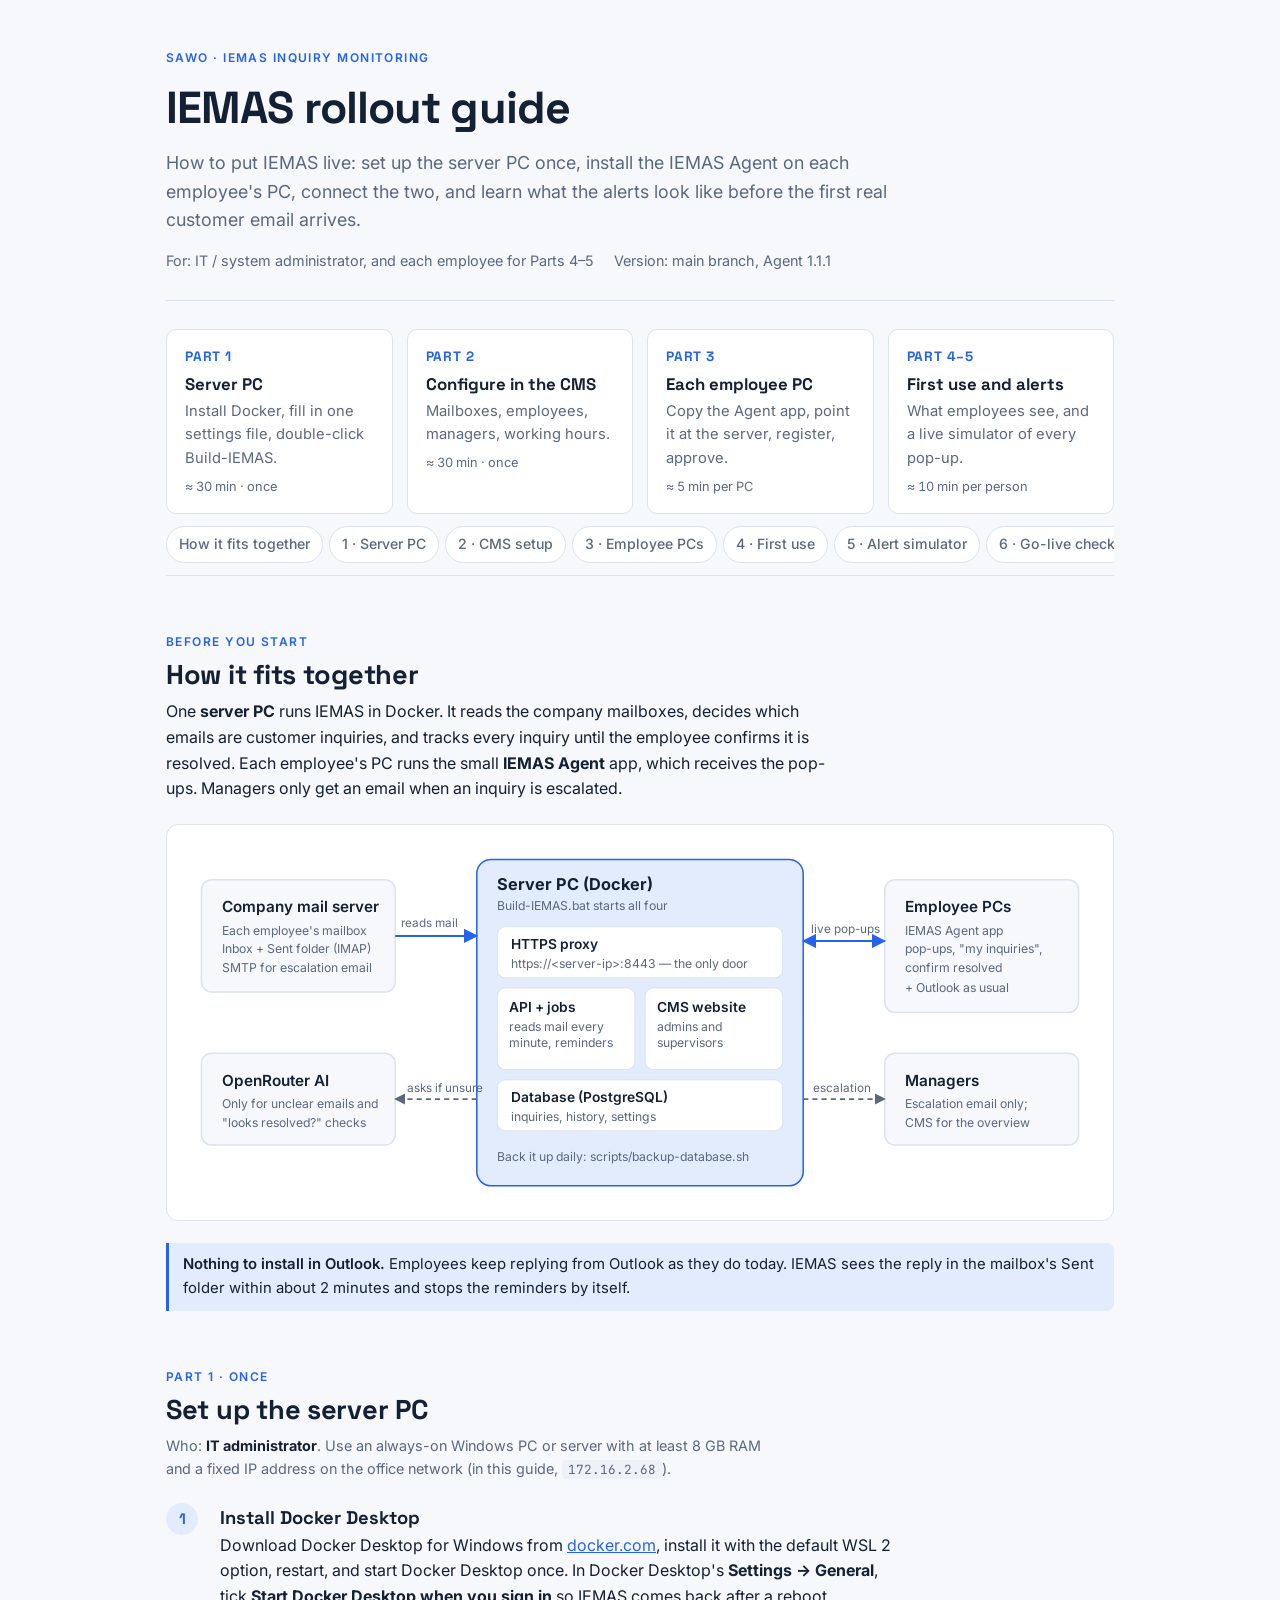
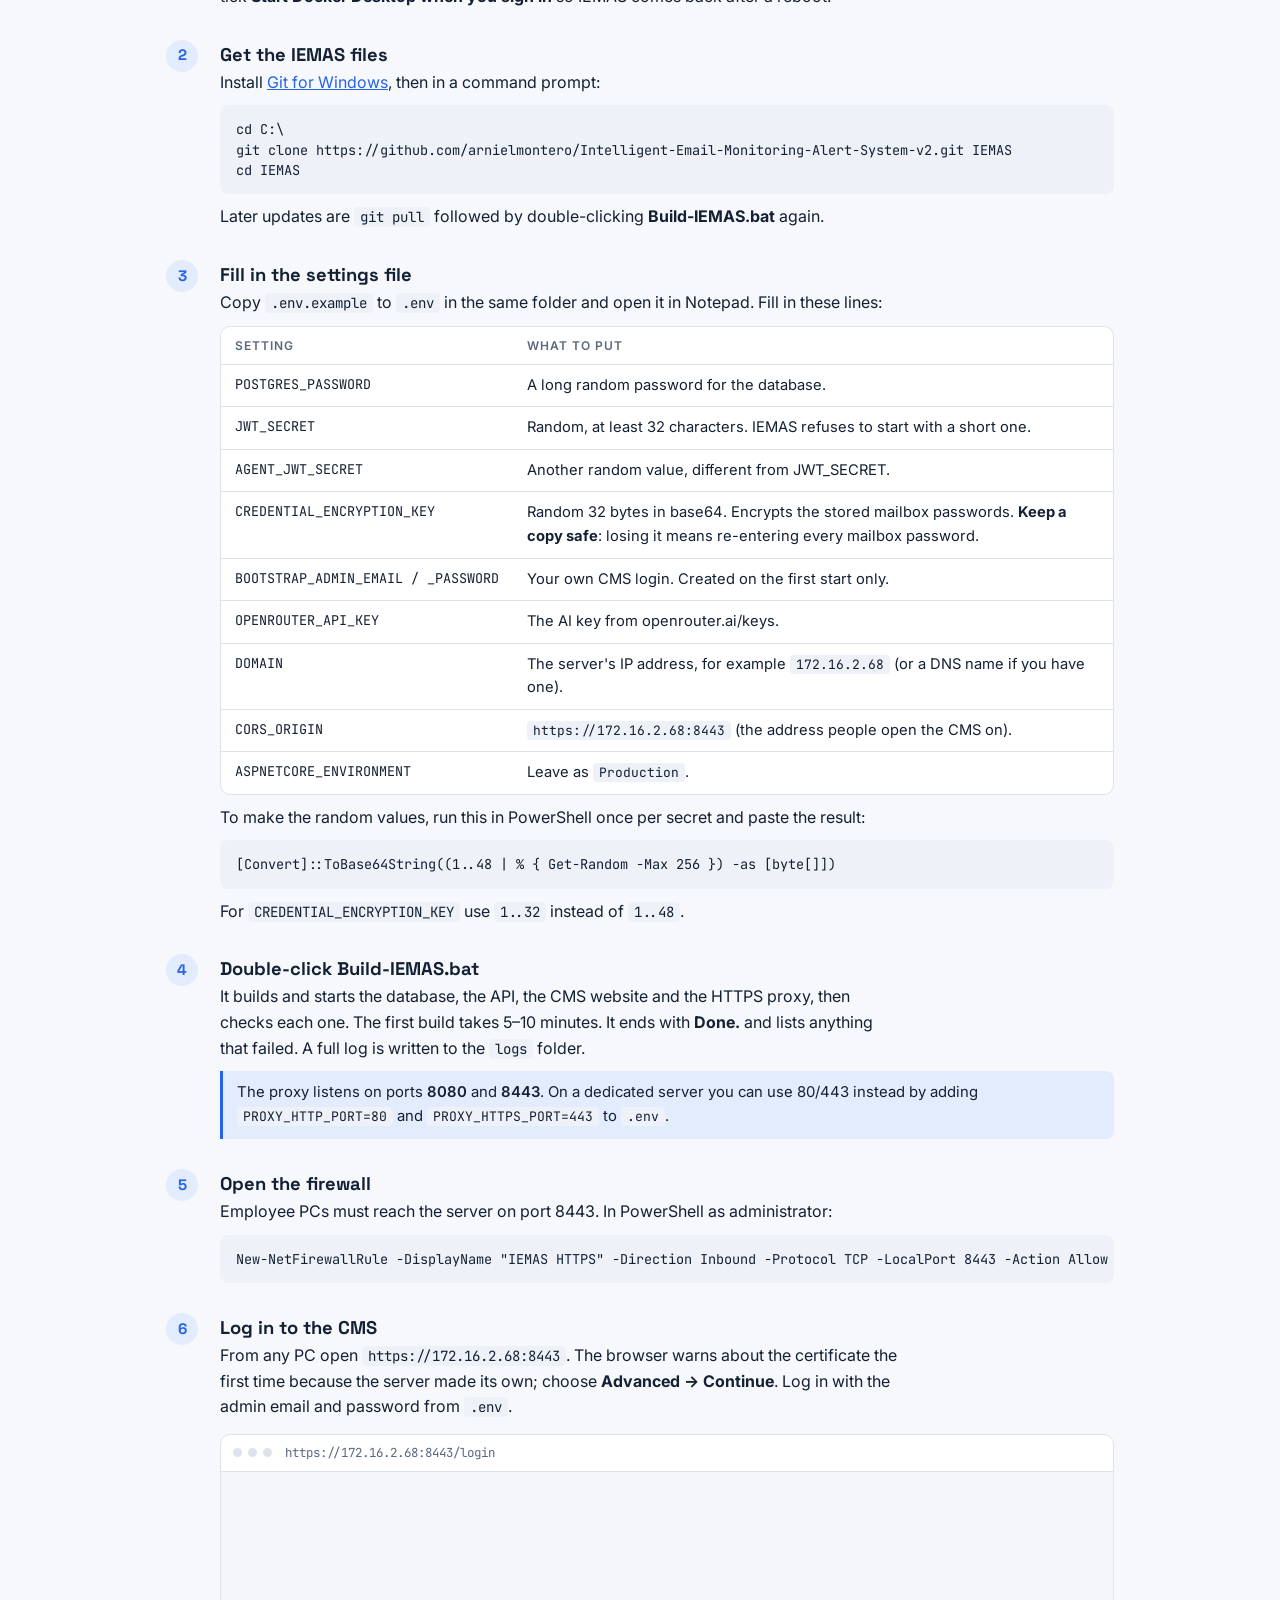
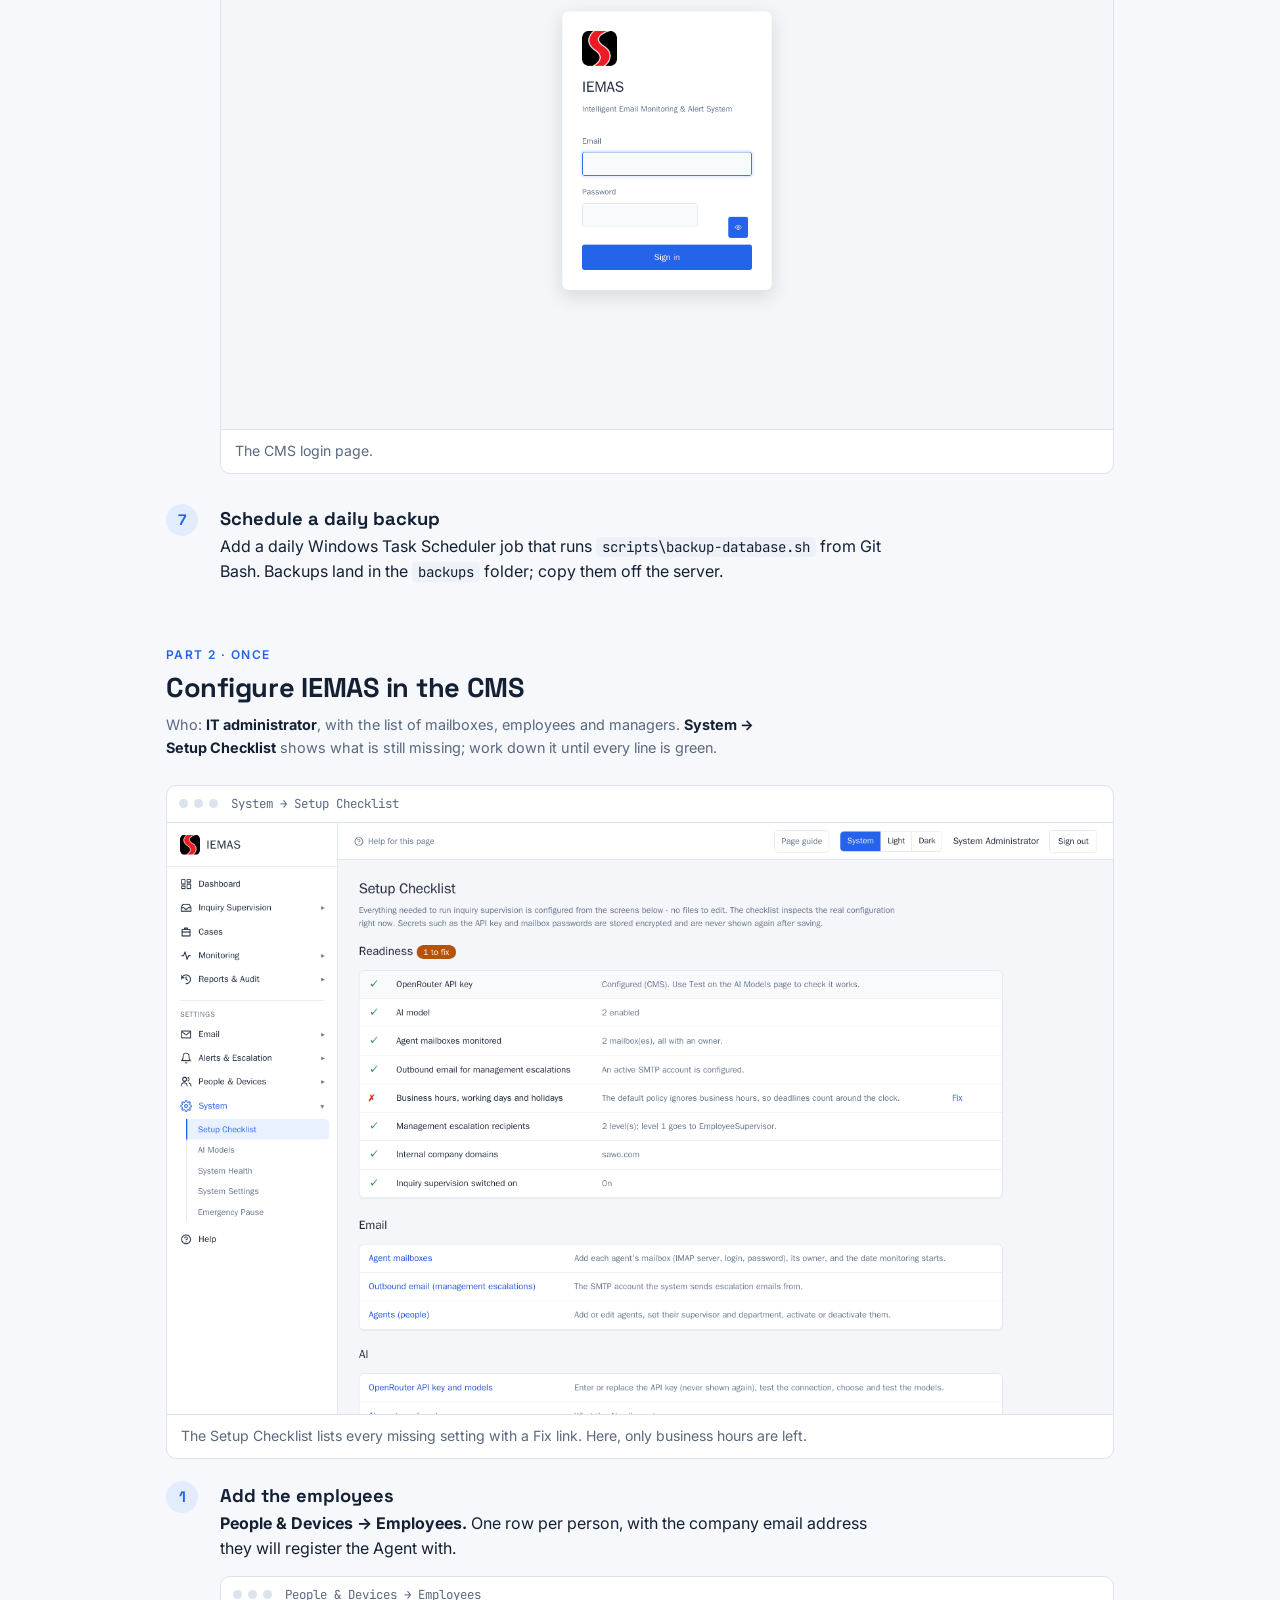
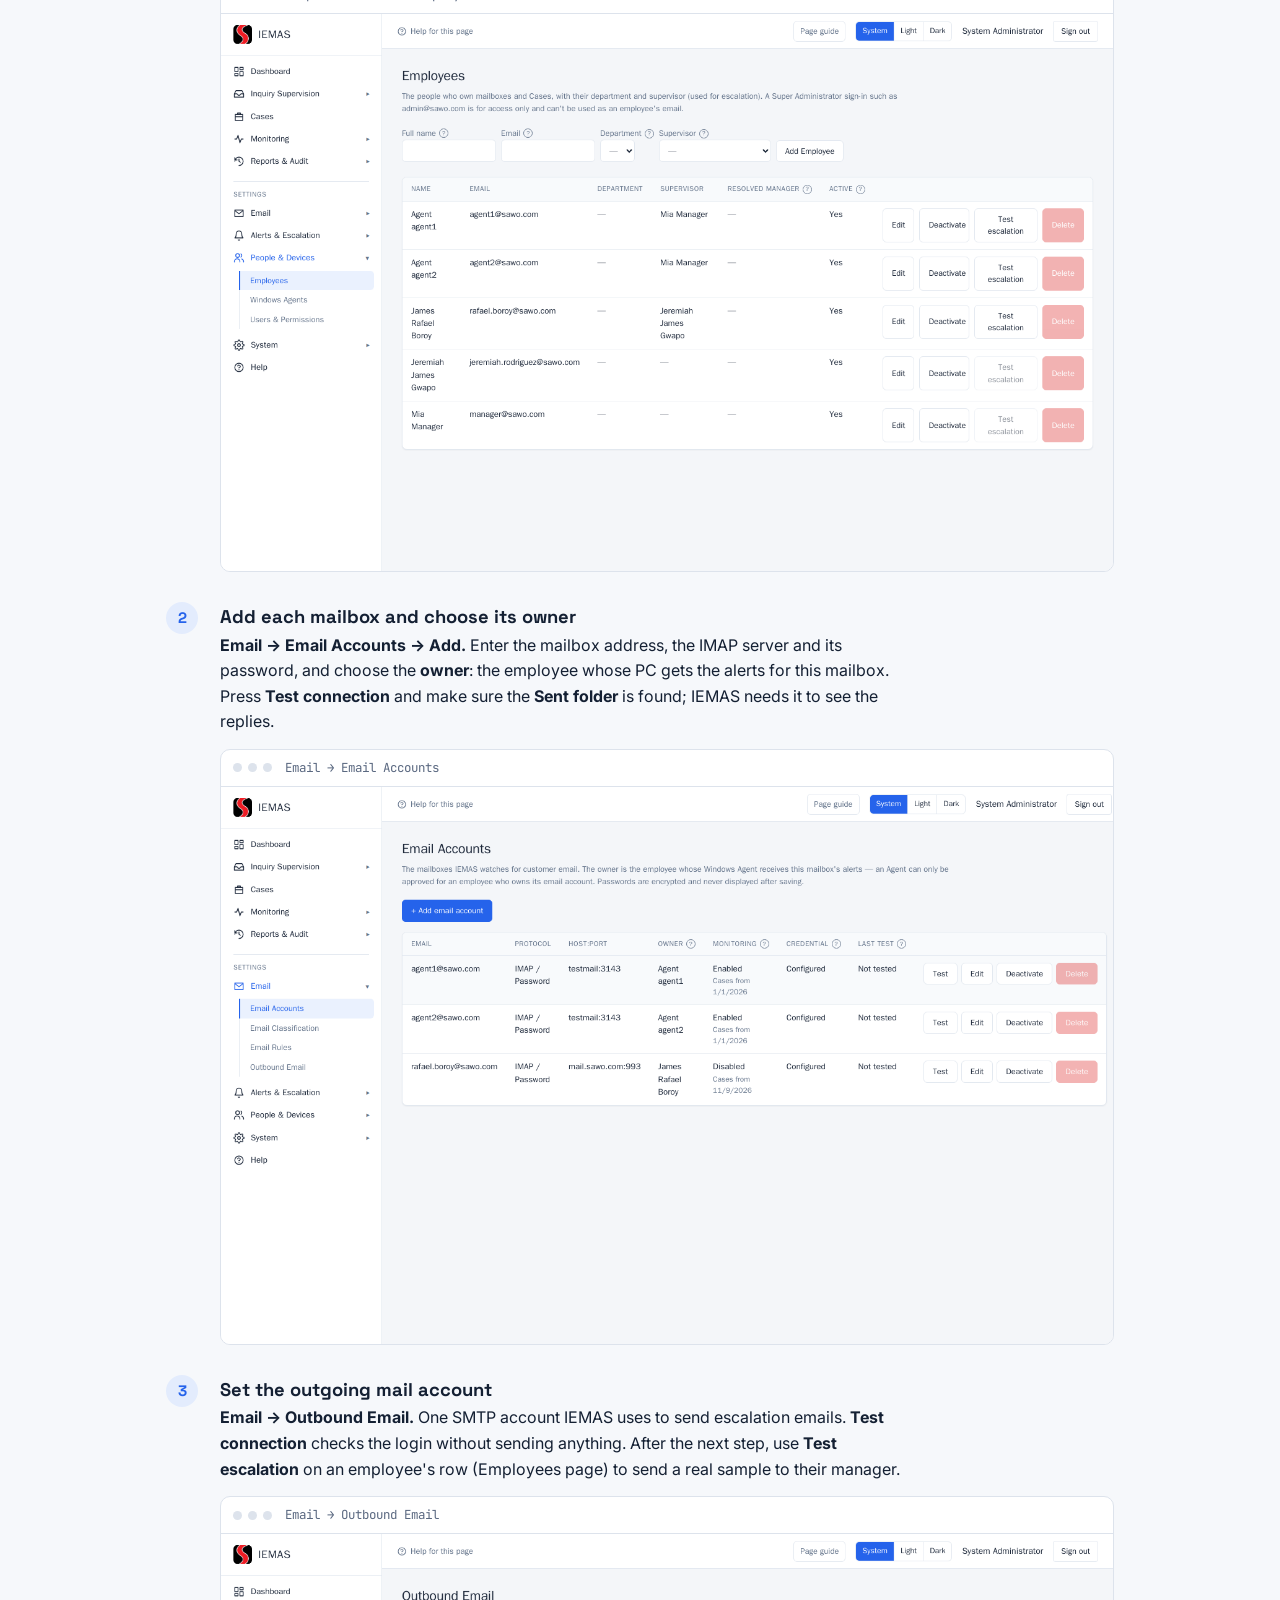
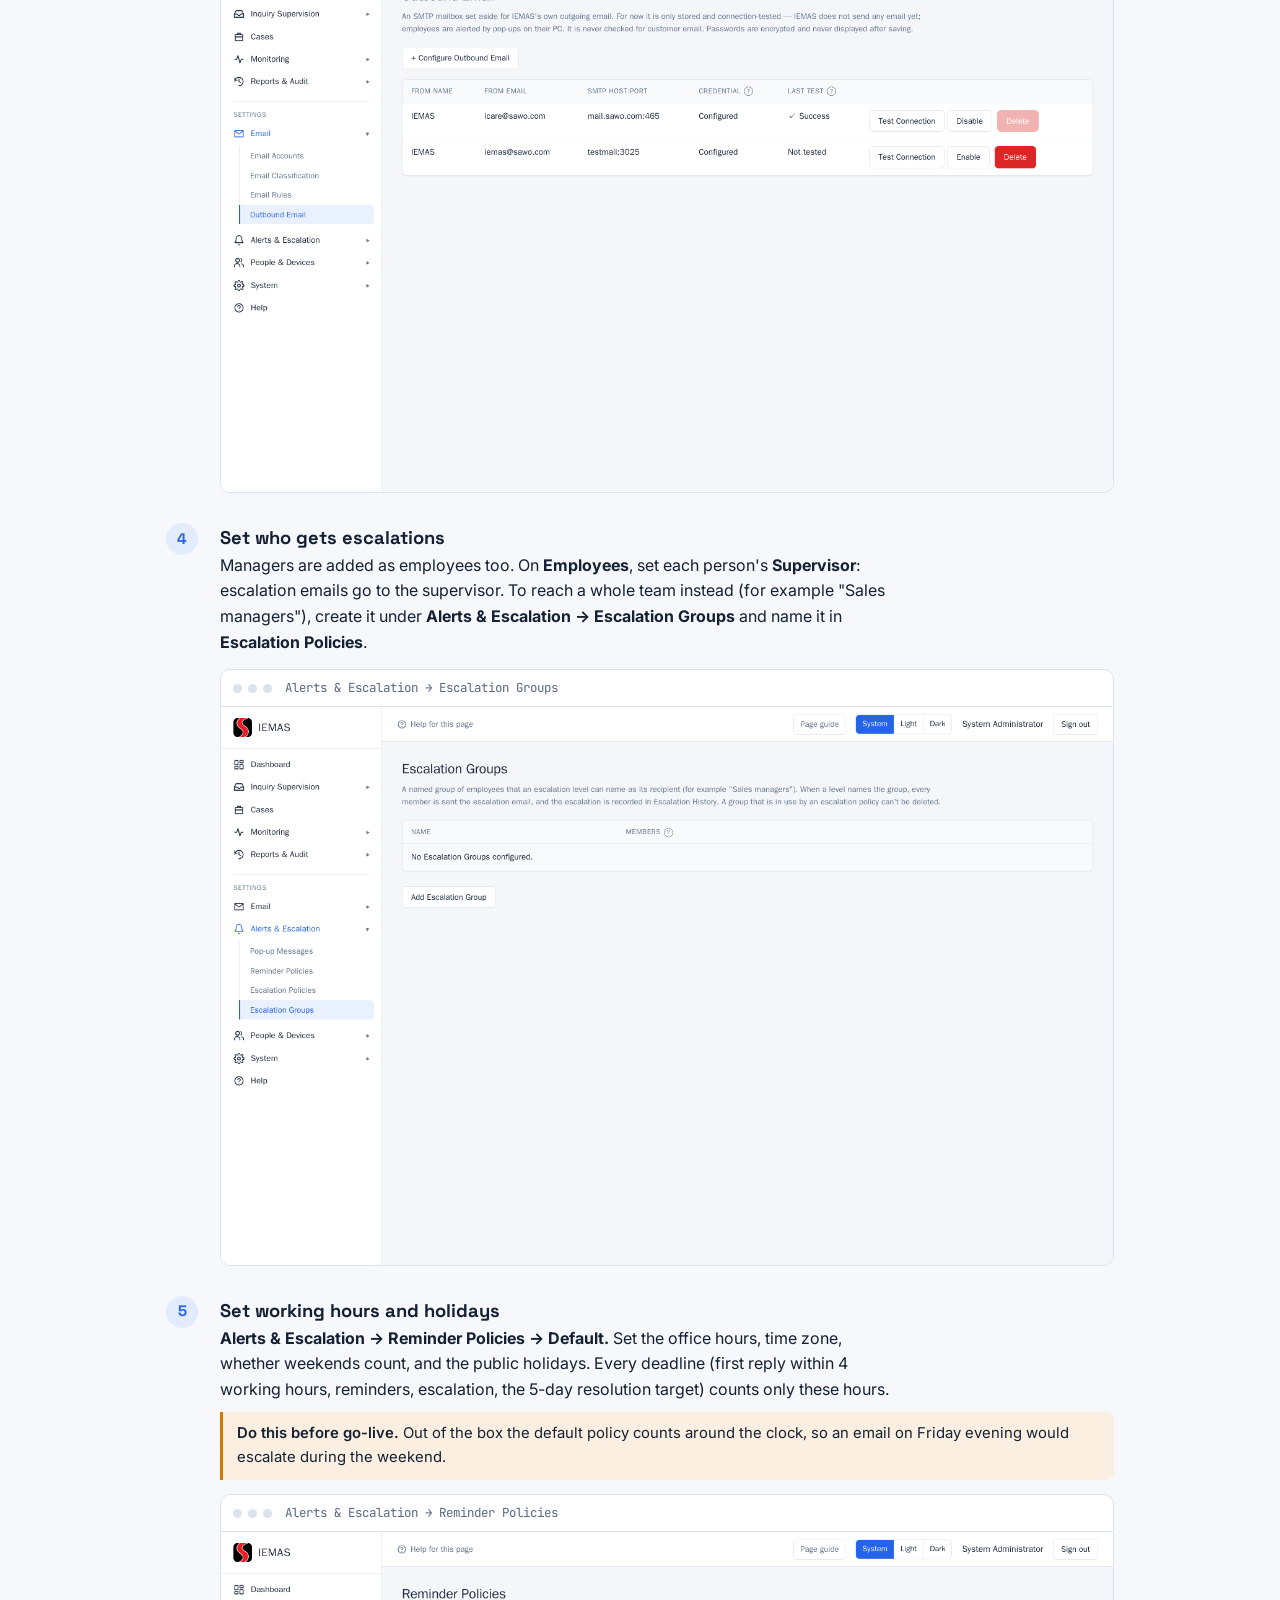
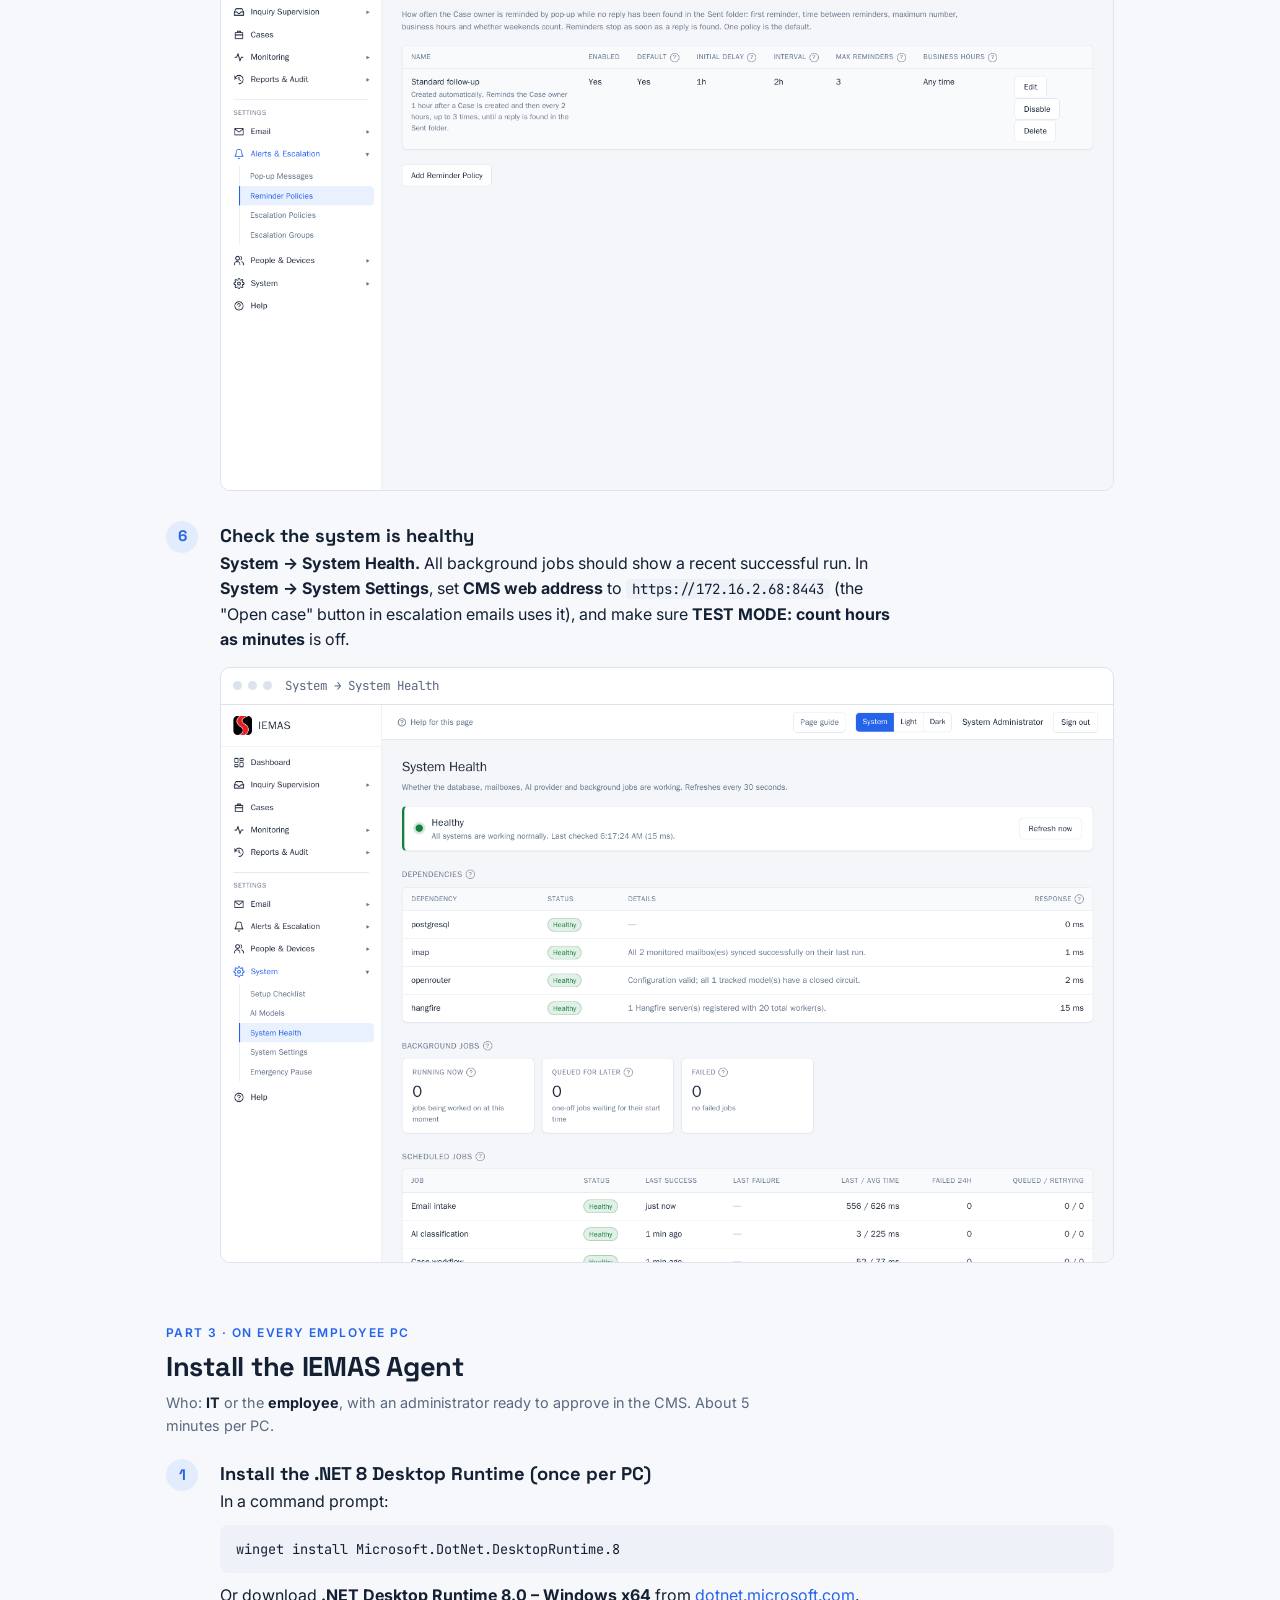
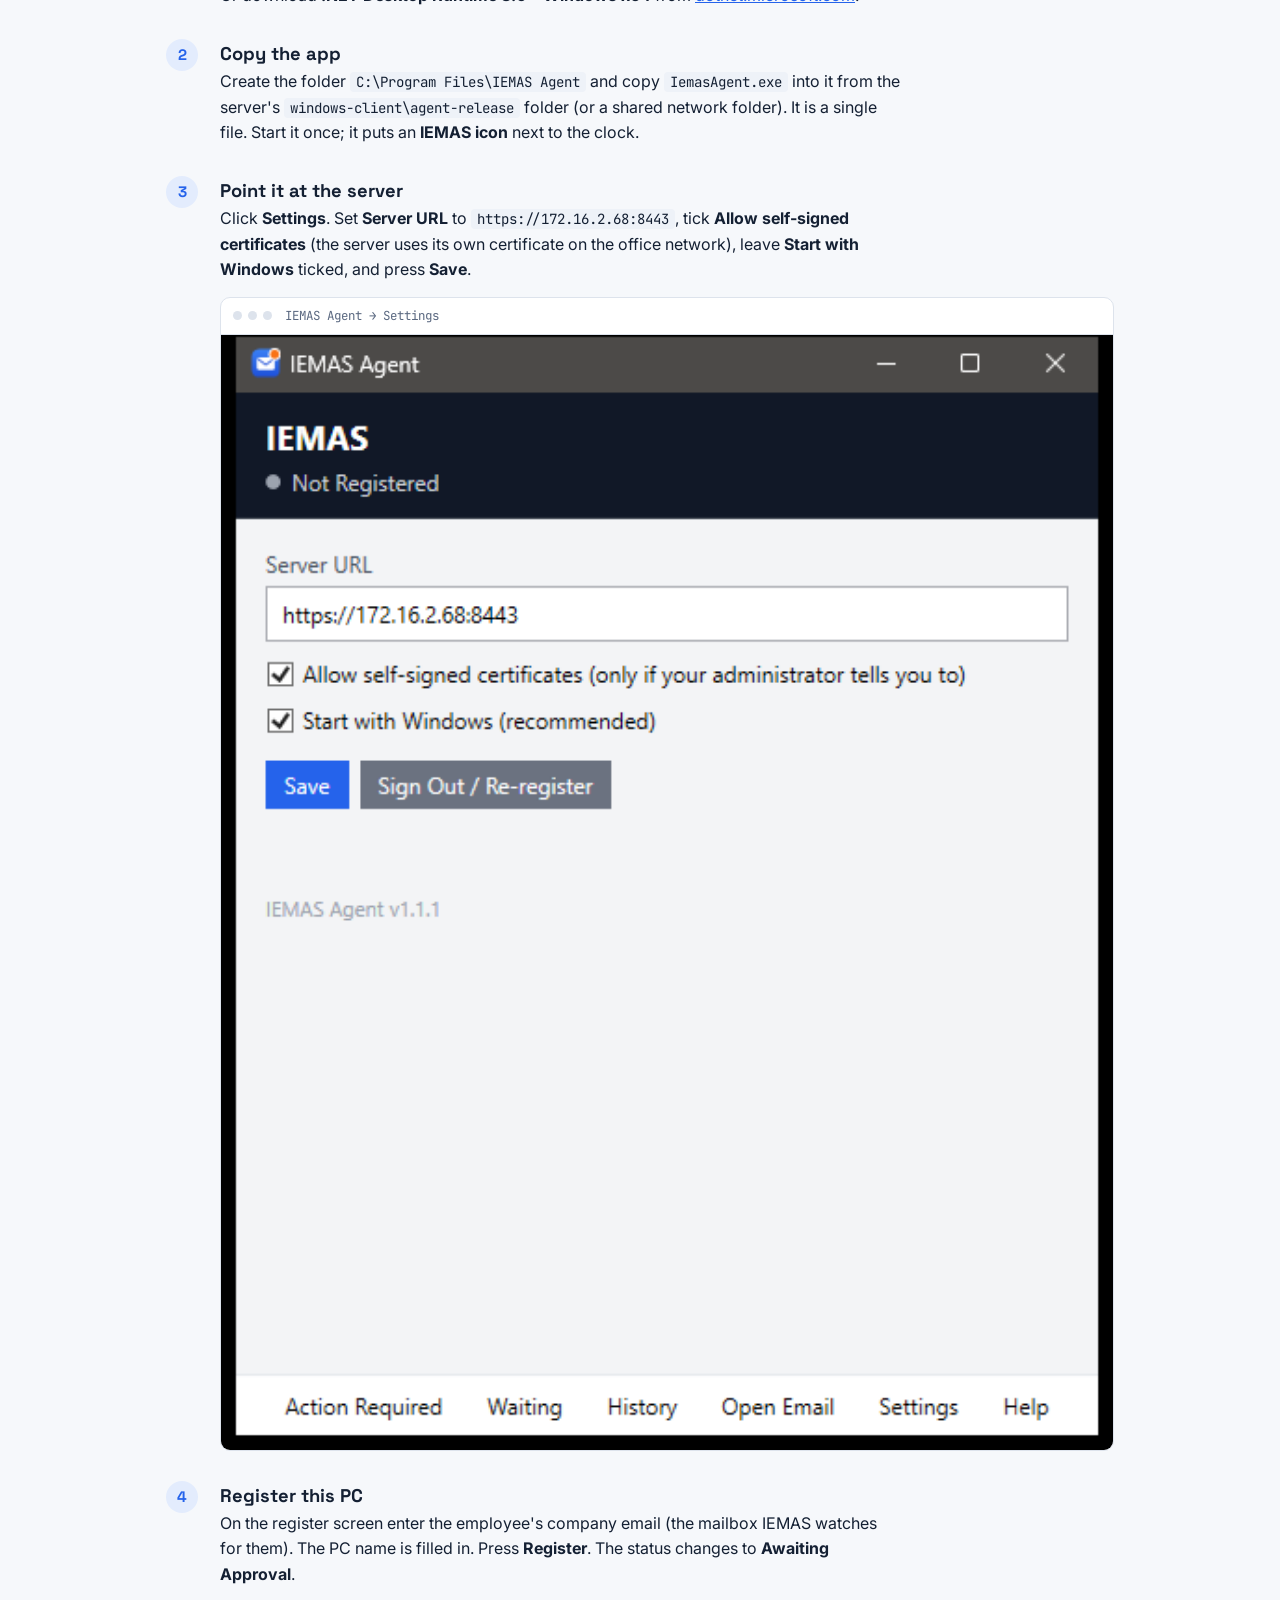
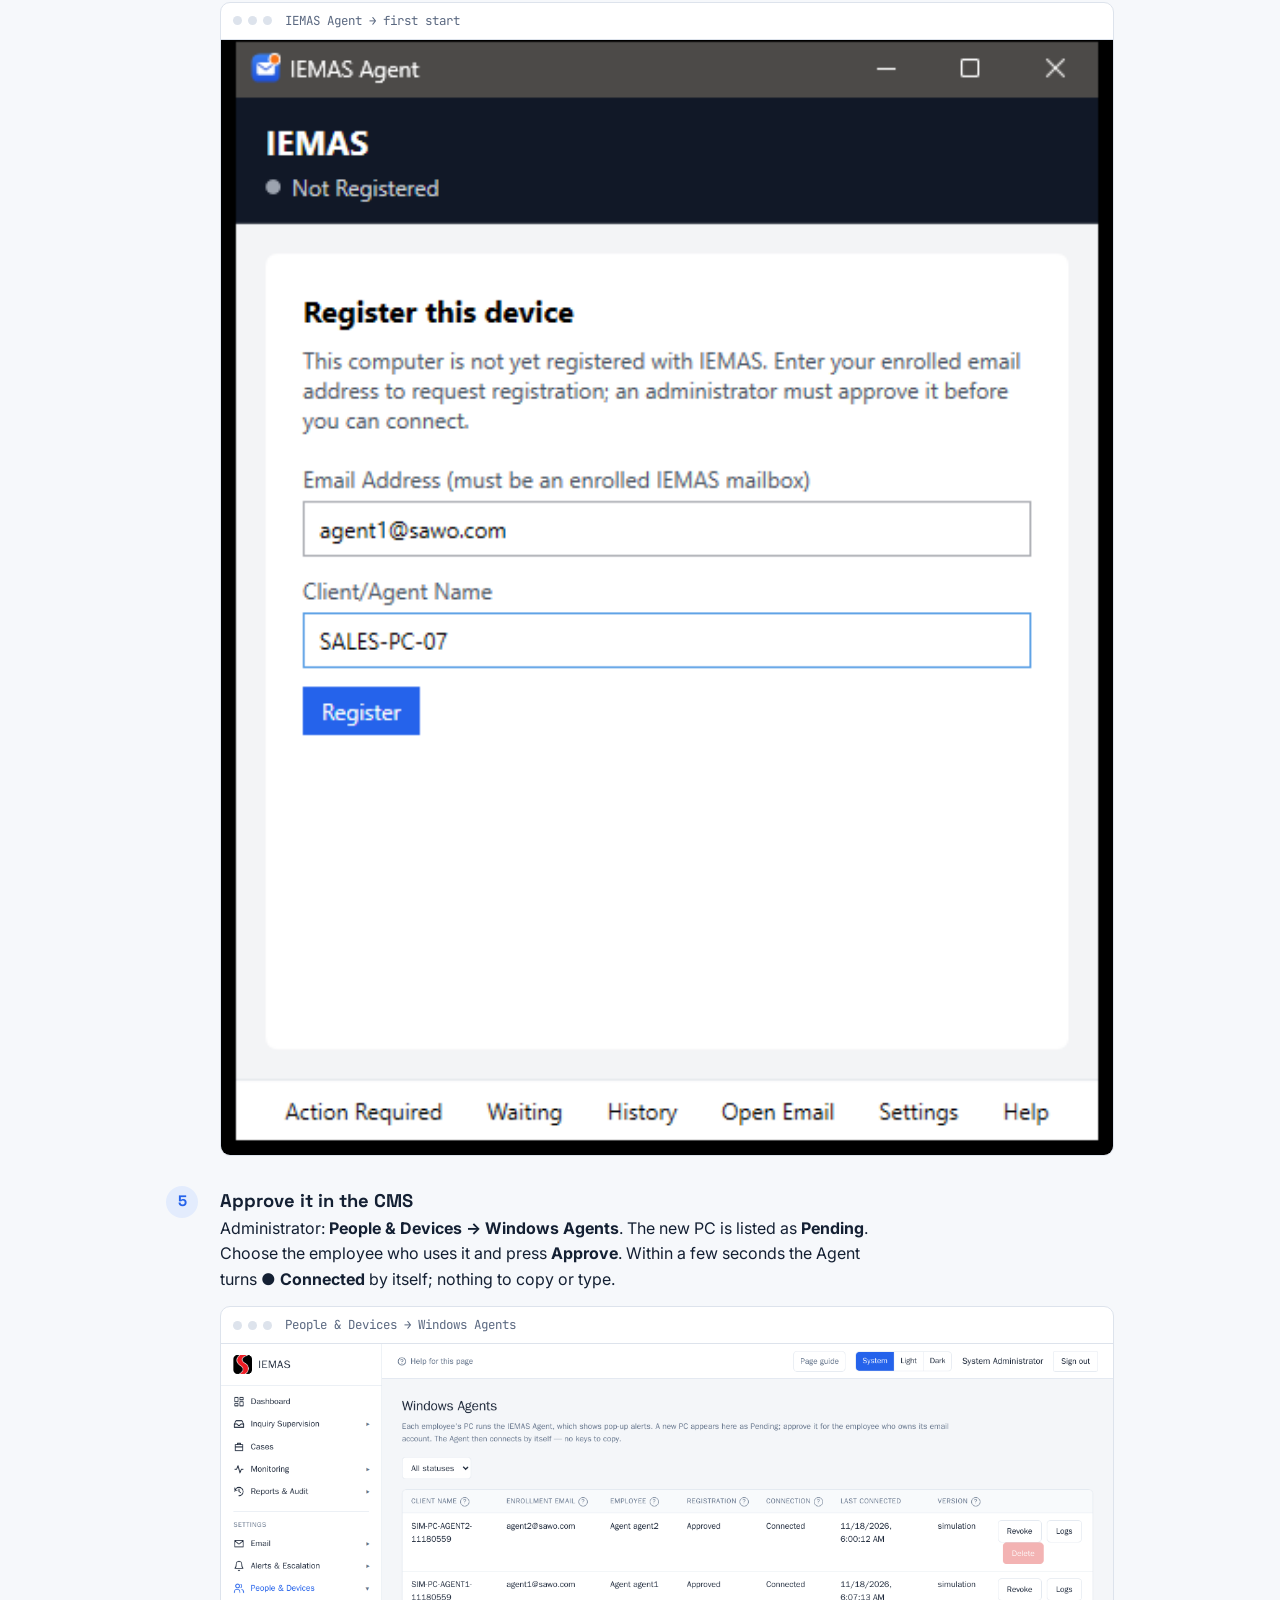
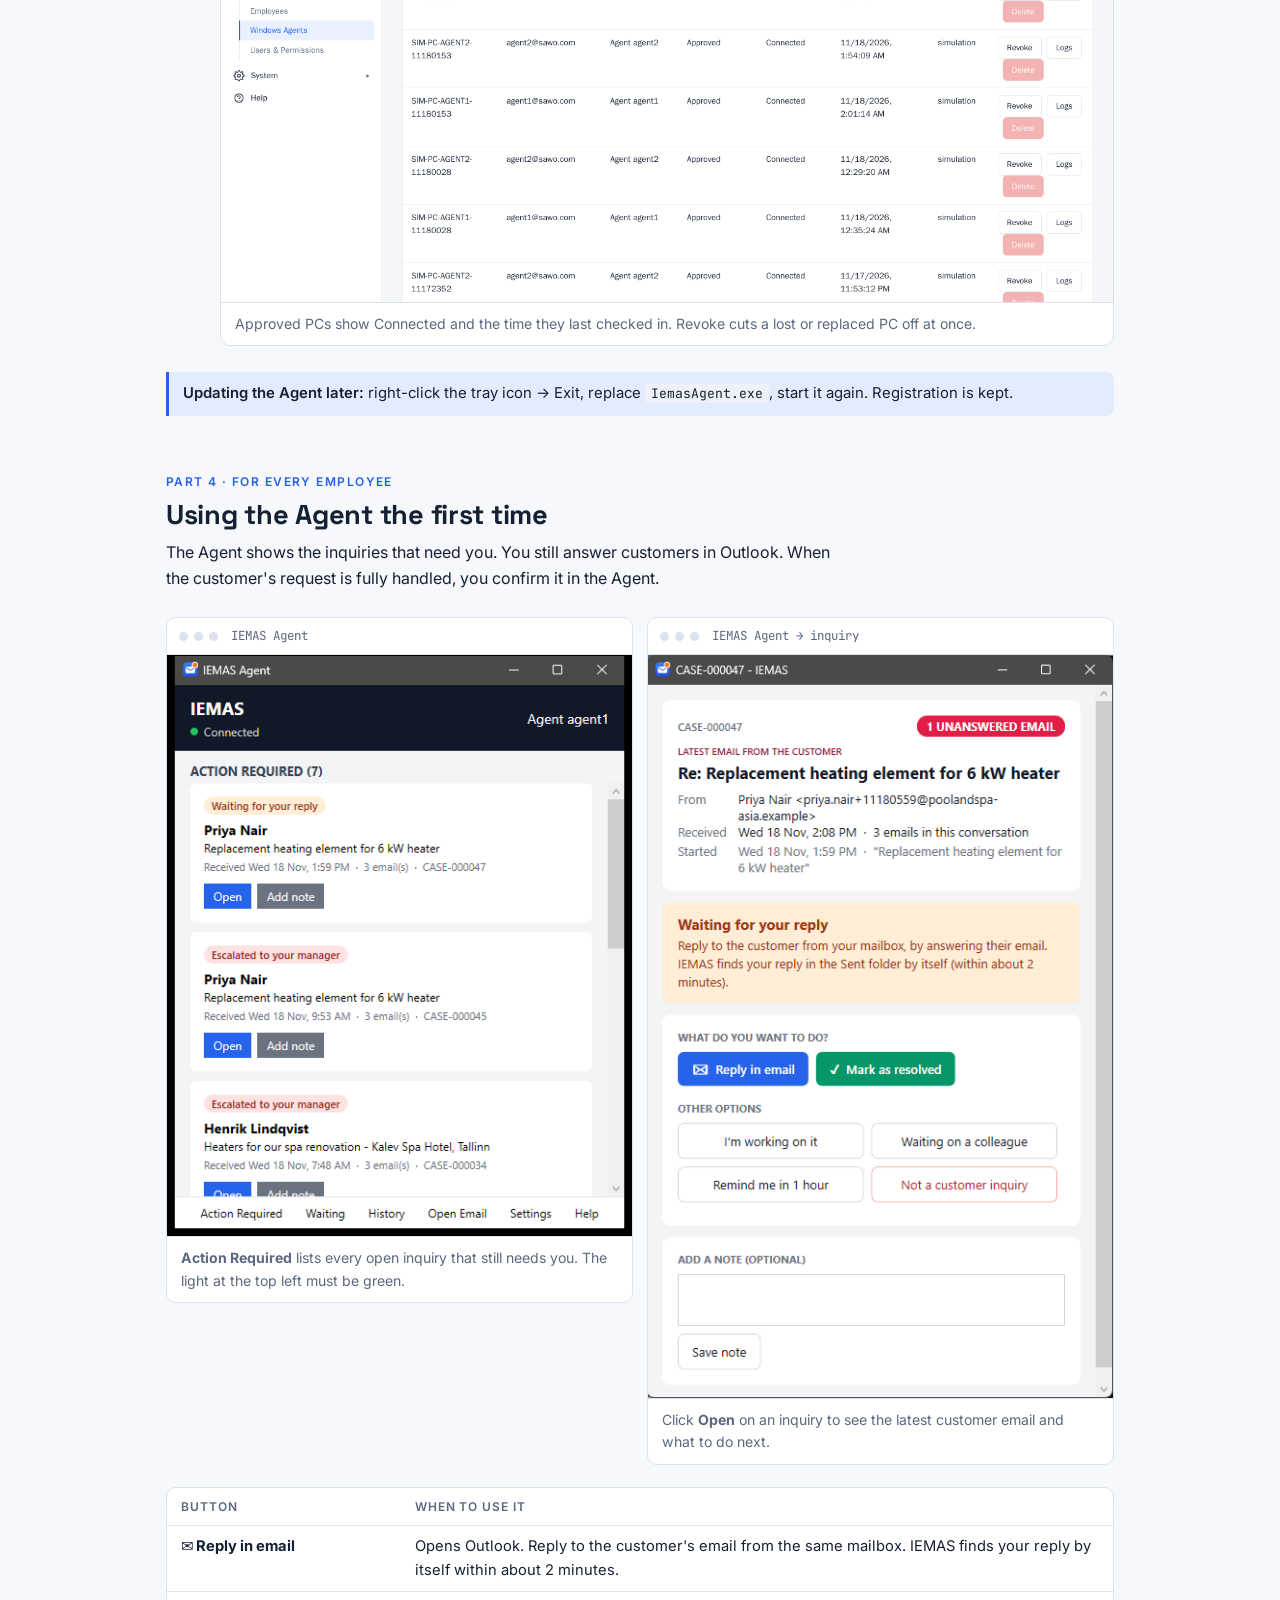
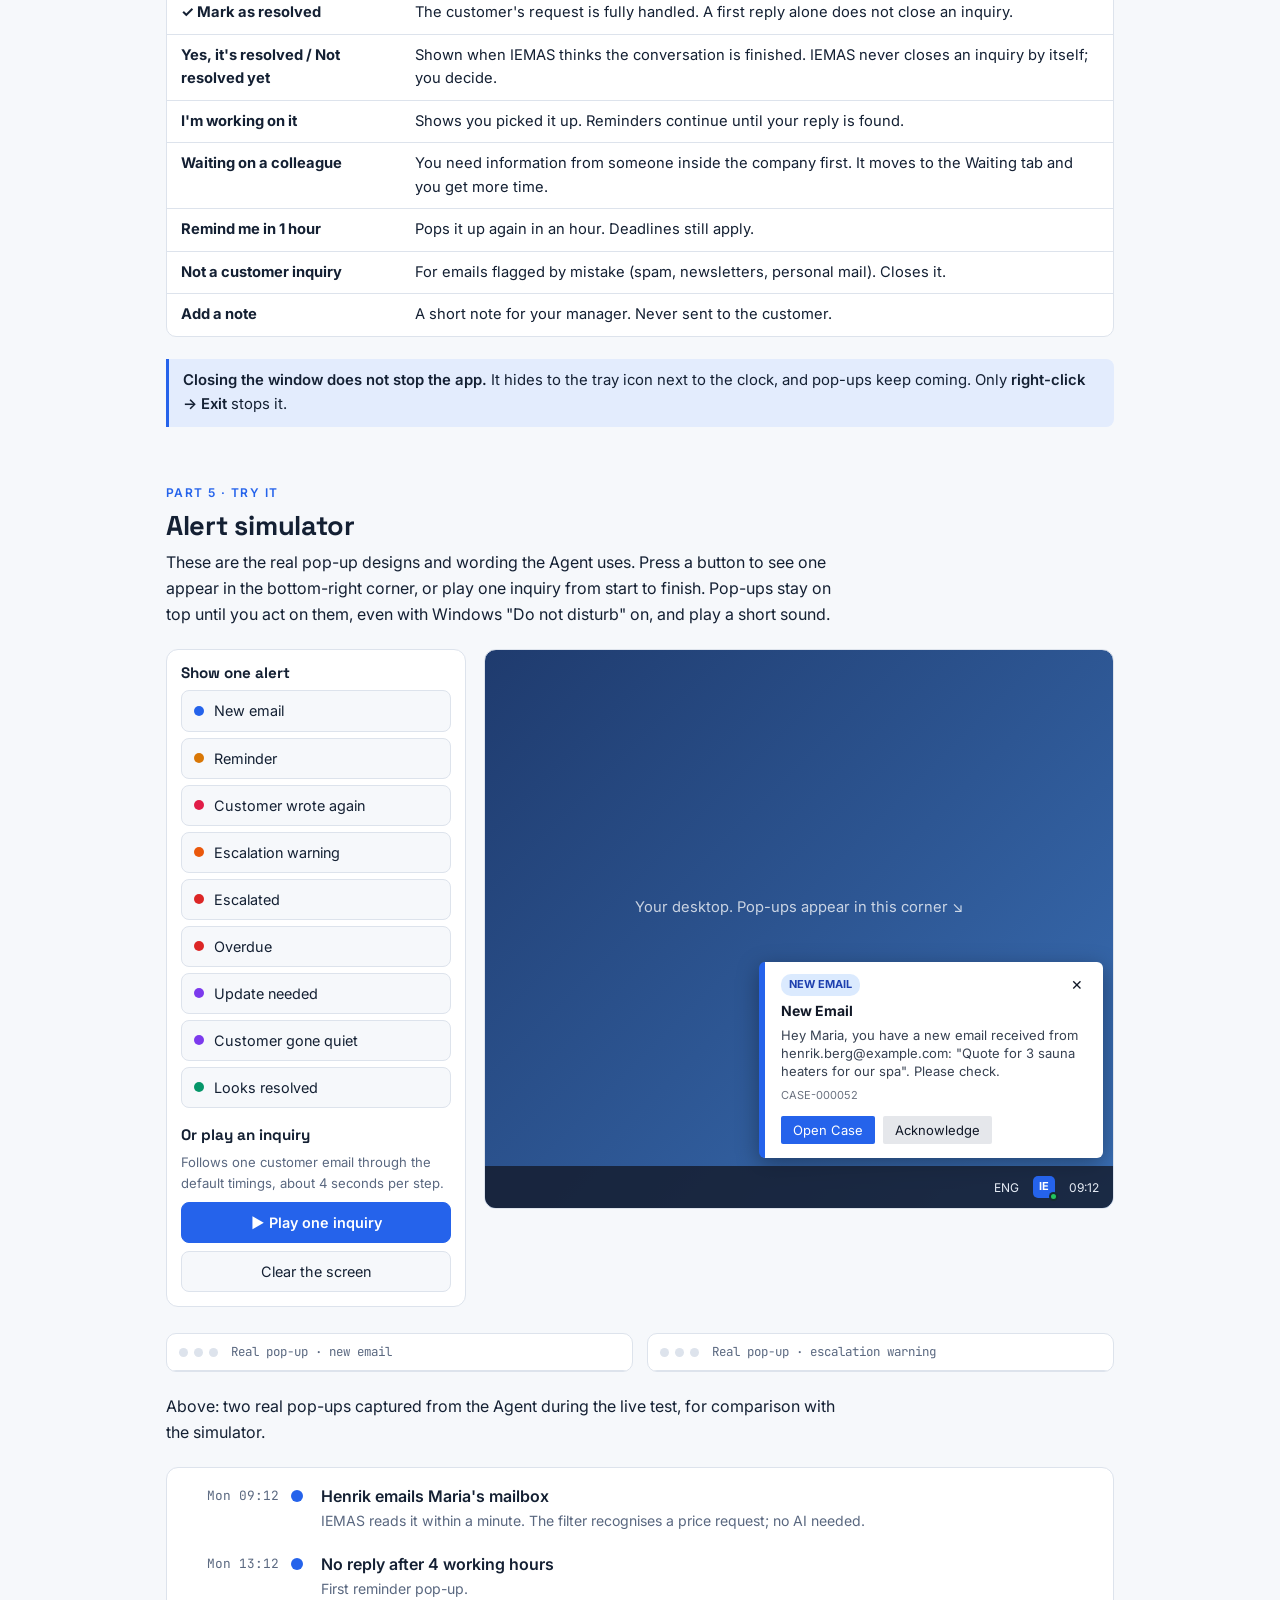
<file: deploy/rollout-guide/index.html>
<!doctype html>
<html lang="en"><head><meta charset="utf-8"><meta name="viewport" content="width=device-width, initial-scale=1">
<title>IEMAS Rollout Guide</title>
<meta name="claude:viewport-fit-sides" content="cover">
<link rel="preconnect" href="https://fonts.googleapis.com">
<link rel="stylesheet" href="https://fonts.googleapis.com/css2?family=Inter:wght@400;500;600;700&family=Space+Grotesk:wght@500;600;700&family=JetBrains+Mono:wght@400;500&display=swap">
<style>
/* Layout: a single reading column with a sticky part index; screenshots sit in "screen" frames, the alert simulator is a mock Windows desktop. */
:root {
  --bg: #f6f8fb;
  --surface: #ffffff;
  --fg: #142033;
  --muted: #5a6880;
  --line: #dde3ec;
  --accent: #2563eb;
  --accent-soft: #e3ecfd;
  --code-bg: #eef2f8;
  --ok: #059669;
  --warn: #d97706;
  --bad: #dc2626;
  --desk-a: #1f3b6e;
  --desk-b: #3a6fb5;
  --popup-bg: #ffffff;
  --popup-fg: #111827;
  --popup-text: #374151;
  --popup-muted: #6b7280;
  --popup-btn: #e5e7eb;
  --font-display: "Space Grotesk", "Segoe UI", system-ui, sans-serif;
  --font-body: "Inter", "Segoe UI", system-ui, sans-serif;
  --font-mono: "JetBrains Mono", Consolas, monospace;
  --font-win: "Segoe UI", "Inter", system-ui, sans-serif;
}
@media (prefers-color-scheme: dark) {
  :root:not([data-theme="light"]) {
    --bg: #0e1522; --surface: #151f30; --fg: #e6ecf5; --muted: #9aa8bf; --line: #26344b;
    --accent: #6c9cff; --accent-soft: #1c2c4d; --code-bg: #1b2738; --ok: #34d399; --warn: #fbbf24; --bad: #f87171;
    --desk-a: #0f1d38; --desk-b: #22457a; color-scheme: dark;
  }
}
:root[data-theme="dark"] {
  --bg: #0e1522; --surface: #151f30; --fg: #e6ecf5; --muted: #9aa8bf; --line: #26344b;
  --accent: #6c9cff; --accent-soft: #1c2c4d; --code-bg: #1b2738; --ok: #34d399; --warn: #fbbf24; --bad: #f87171;
  --desk-a: #0f1d38; --desk-b: #22457a; color-scheme: dark;
}
* { box-sizing: border-box; }
body { background: var(--bg); color: var(--fg); font-family: var(--font-body); font-size: 16px; line-height: 1.6; }
.wrap { max-width: 980px; margin: 0 auto; padding-left: max(16px, env(safe-area-inset-left, 0px)); padding-right: max(16px, env(safe-area-inset-right, 0px)); padding-block: 40px 80px; }
h1, h2, h3 { font-family: var(--font-display); line-height: 1.2; text-wrap: balance; margin: 0; }
h1 { font-size: clamp(2rem, 5vw, 2.8rem); letter-spacing: -0.02em; }
h2 { font-size: 1.7rem; letter-spacing: -0.01em; }
h3 { font-size: 1.15rem; }
p { margin: 0; max-width: 68ch; }
a { color: var(--accent); }
code, .mono { font-family: var(--font-mono); font-size: 0.88em; background: var(--code-bg); padding: 1px 6px; border-radius: 4px; overflow-wrap: anywhere; }
pre { font-family: var(--font-mono); font-size: 0.85rem; background: var(--code-bg); padding: 14px 16px; border-radius: 8px; overflow-x: auto; margin: 0; line-height: 1.5; }
.eyebrow { font-size: 0.75rem; letter-spacing: 0.12em; text-transform: uppercase; font-weight: 600; color: var(--accent); }
.lede { font-size: 1.12rem; color: var(--muted); }
header.top { display: grid; gap: 14px; padding-bottom: 28px; border-bottom: 1px solid var(--line); }
.meta { display: flex; flex-wrap: wrap; gap: 8px 20px; font-size: 0.9rem; color: var(--muted); }

nav.parts { position: sticky; top: env(safe-area-inset-top, 0px); z-index: 5; background: var(--bg); padding: 12px 0; border-bottom: 1px solid var(--line); display: flex; gap: 6px; overflow-x: auto; }
body::before { content: ""; position: fixed; inset: 0 0 auto; height: env(safe-area-inset-top, 0px); z-index: 10; background: var(--bg); }
nav.parts a { flex: none; text-decoration: none; color: var(--muted); font-size: 0.88rem; font-weight: 500; padding: 6px 12px; border-radius: 999px; border: 1px solid var(--line); background: var(--surface); }
nav.parts a:hover, nav.parts a:focus-visible { color: var(--accent); border-color: var(--accent); outline: none; }

section.part { padding-top: 56px; display: grid; gap: 22px; scroll-margin-top: 64px; }
.part-head { display: grid; gap: 8px; }
.part-head .who { font-size: 0.9rem; color: var(--muted); }
.who b { color: var(--fg); }

.overview { display: grid; grid-template-columns: repeat(auto-fit, minmax(220px, 1fr)); gap: 14px; margin-top: 28px; }
.ov { background: var(--surface); border: 1px solid var(--line); border-radius: 10px; padding: 16px 18px; display: grid; gap: 6px; align-content: start; }
.ov .n { font-family: var(--font-display); font-weight: 700; color: var(--accent); font-size: 0.85rem; letter-spacing: .06em; }
.ov h3 { font-size: 1.05rem; }
.ov p { font-size: 0.92rem; color: var(--muted); }
.ov .time { font-size: 0.8rem; color: var(--muted); font-variant-numeric: tabular-nums; }

ol.steps { list-style: none; margin: 0; padding: 0; display: grid; gap: 26px; counter-reset: s; }
ol.steps > li { counter-increment: s; display: grid; grid-template-columns: 40px minmax(0, 1fr); gap: 4px 14px; }
ol.steps > li::before { content: counter(s); grid-row: span 3; width: 32px; height: 32px; border-radius: 50%; background: var(--accent-soft); color: var(--accent); font-family: var(--font-display); font-weight: 700; display: grid; place-items: center; font-size: 0.95rem; }
ol.steps > li > * { grid-column: 2; }
ol.steps h3 { margin-top: 4px; }
.step-body { display: grid; gap: 10px; min-width: 0; }
.step-body ul { margin: 0; padding-left: 20px; display: grid; gap: 4px; }

figure.screen { margin: 4px 0 0; border: 1px solid var(--line); border-radius: 10px; overflow: hidden; background: var(--surface); }
figure.screen .bar { display: flex; align-items: center; gap: 6px; padding: 8px 12px; border-bottom: 1px solid var(--line); font-size: 0.78rem; color: var(--muted); font-family: var(--font-mono); }
figure.screen .bar i { width: 9px; height: 9px; border-radius: 50%; background: var(--line); display: inline-block; }
figure.screen img { display: block; width: 100%; height: auto; }
figure.screen figcaption { padding: 10px 14px; font-size: 0.88rem; color: var(--muted); border-top: 1px solid var(--line); }
.shots-2 { display: grid; grid-template-columns: repeat(auto-fit, minmax(260px, 1fr)); gap: 14px; align-items: start; }

.note { border-left: 3px solid var(--accent); background: var(--accent-soft); padding: 10px 14px; border-radius: 0 8px 8px 0; font-size: 0.93rem; }
.note.warn { border-color: var(--warn); background: color-mix(in srgb, var(--warn) 12%, var(--surface)); }
.note b { font-weight: 600; }

.table-wrap { overflow-x: auto; border: 1px solid var(--line); border-radius: 10px; background: var(--surface); }
table { border-collapse: collapse; width: 100%; font-size: 0.92rem; }
th, td { text-align: left; padding: 9px 14px; border-bottom: 1px solid var(--line); vertical-align: top; }
th { font-size: 0.75rem; letter-spacing: .08em; text-transform: uppercase; color: var(--muted); font-weight: 600; }
tr:last-child td { border-bottom: 0; }
td.k { white-space: nowrap; font-family: var(--font-mono); font-size: 0.84rem; }

/* Architecture diagram */
.diagram { background: var(--surface); border: 1px solid var(--line); border-radius: 12px; padding: 14px; overflow-x: auto; }
.diagram svg { display: block; min-width: 760px; width: 100%; height: auto; }
.diagram text { font-family: var(--font-body); fill: var(--fg); }
.diagram .sub { fill: var(--muted); font-size: 12px; }
.diagram .box { fill: var(--bg); stroke: var(--line); stroke-width: 1.5; }
.diagram .server { fill: var(--accent-soft); stroke: var(--accent); stroke-width: 1.5; }
.diagram .inner { fill: var(--surface); stroke: var(--line); }
.diagram .flow { stroke: var(--accent); stroke-width: 2; fill: none; }
.diagram .flow2 { stroke: var(--muted); stroke-width: 1.6; fill: none; stroke-dasharray: 5 4; }
.diagram .lbl { font-size: 11.5px; fill: var(--muted); }
.diagram .arrow { fill: var(--accent); }
.diagram .arrow2 { fill: var(--muted); }

/* Alert simulator */
.sim { display: grid; grid-template-columns: minmax(0, 300px) minmax(0, 1fr); gap: 18px; align-items: start; }
@media (max-width: 760px) { .sim { grid-template-columns: 1fr; } }
.controls { display: grid; gap: 8px; background: var(--surface); border: 1px solid var(--line); border-radius: 12px; padding: 14px; }
.controls h3 { font-size: 0.95rem; }
.controls .hint { font-size: 0.82rem; color: var(--muted); }
.btn { font: inherit; font-size: 0.9rem; cursor: pointer; border-radius: 8px; border: 1px solid var(--line); background: var(--bg); color: var(--fg); padding: 8px 12px; text-align: left; display: flex; align-items: center; gap: 10px; }
.btn:hover { border-color: var(--accent); }
.btn:focus-visible { outline: 2px solid var(--accent); outline-offset: 2px; }
.btn .dot { width: 10px; height: 10px; border-radius: 50%; flex: none; }
.btn.primary { background: var(--accent); color: #fff; border-color: var(--accent); justify-content: center; font-weight: 600; }
.btn.ghost { justify-content: center; }
.desk { position: relative; border-radius: 12px; min-height: 560px; overflow: hidden; background: linear-gradient(135deg, var(--desk-a), var(--desk-b)); border: 1px solid var(--line); }
.desk .stack { position: absolute; right: 10px; bottom: 50px; display: flex; flex-direction: column; gap: 0; align-items: flex-end; max-width: calc(100% - 20px); }
.taskbar { position: absolute; left: 0; right: 0; bottom: 0; height: 42px; background: rgba(20, 28, 44, .82); display: flex; align-items: center; justify-content: flex-end; gap: 14px; padding: 0 14px; color: #e6ecf5; font-family: var(--font-win); font-size: 12px; }
.tray-ic { width: 22px; height: 22px; border-radius: 5px; background: #2563eb; display: grid; place-items: center; font-weight: 700; font-size: 11px; color: #fff; position: relative; }
.tray-ic .live { position: absolute; right: -3px; bottom: -3px; width: 9px; height: 9px; border-radius: 50%; background: #22c55e; border: 2px solid rgba(20,28,44,.9); }
.desk .empty { position: absolute; inset: 0 0 42px 0; display: grid; place-items: center; color: rgba(255,255,255,.75); font-size: 0.92rem; text-align: center; padding: 20px; }

.popup { width: 344px; max-width: 100%; margin: 8px 0 0; background: var(--popup-bg); border-left: 6px solid #2563eb; border-radius: 6px; box-shadow: 0 6px 22px rgba(0,0,0,.35); padding: 12px 16px 14px; font-family: var(--font-win); font-size: 13px; color: var(--popup-text); animation: slide .28s ease-out; }
@keyframes slide { from { transform: translateX(40px); opacity: .2; } to { transform: none; opacity: 1; } }
@media (prefers-reduced-motion: reduce) { .popup { animation: none; } }
.popup .row { display: flex; align-items: center; gap: 6px; }
.popup .badge { font-weight: 700; font-size: 11px; padding: 2px 8px; border-radius: 10px; }
.popup .count { font-weight: 700; font-size: 11px; padding: 2px 8px; border-radius: 10px; background: #e11d48; color: #fff; }
.popup .x { margin-left: auto; background: none; border: 0; cursor: pointer; font-size: 14px; color: var(--popup-fg); padding: 0 4px; }
.popup .t { font-weight: 700; font-size: 14px; color: var(--popup-fg); margin: 4px 0; }
.popup .m { line-height: 1.4; }
.popup .c { font-size: 11px; color: var(--popup-muted); margin-top: 6px; }
.popup .b { display: flex; gap: 8px; margin-top: 12px; }
.popup .b button { font-family: var(--font-win); font-size: 13px; border: 0; padding: 6px 12px; cursor: pointer; border-radius: 2px; }
.popup .b .ack { background: var(--popup-btn); color: var(--popup-fg); }
.toast-msg { position: absolute; left: 12px; top: 12px; right: 12px; background: rgba(15,23,42,.88); color: #f1f5f9; font-size: 0.85rem; padding: 8px 12px; border-radius: 8px; font-family: var(--font-win); }

.legend { display: grid; grid-template-columns: repeat(auto-fit, minmax(210px, 1fr)); gap: 10px; }
.legend div { display: grid; grid-template-columns: 14px minmax(0,1fr); gap: 4px 10px; font-size: 0.88rem; align-items: start; }
.legend span.sw { width: 14px; height: 14px; border-radius: 3px; margin-top: 4px; }
.legend b { font-weight: 600; }
.legend p { grid-column: 2; color: var(--muted); font-size: 0.82rem; }

.timeline { display: grid; gap: 0; background: var(--surface); border: 1px solid var(--line); border-radius: 12px; padding: 6px 0; }
.tl { display: grid; grid-template-columns: 96px 18px minmax(0, 1fr); gap: 12px; padding: 10px 16px; align-items: start; opacity: .55; transition: opacity .2s; }
.tl.on { opacity: 1; }
.tl .when { font-family: var(--font-mono); font-size: 0.8rem; color: var(--muted); text-align: right; padding-top: 2px; font-variant-numeric: tabular-nums; }
.tl .pin { width: 12px; height: 12px; border-radius: 50%; margin-top: 6px; background: var(--line); }
.tl.on .pin { background: var(--accent); }
.tl .what b { font-weight: 600; }
.tl .what p { font-size: 0.88rem; color: var(--muted); }
@media (max-width: 520px) { .tl { grid-template-columns: 70px 14px minmax(0,1fr); gap: 8px; } }

.check { display: grid; gap: 4px; }
.check label { display: grid; grid-template-columns: 22px minmax(0, 1fr); gap: 10px; padding: 9px 12px; border: 1px solid var(--line); border-radius: 8px; background: var(--surface); cursor: pointer; font-size: 0.93rem; }
.check input { width: 17px; height: 17px; margin-top: 3px; accent-color: var(--accent); }
.check label:has(input:checked) span { color: var(--muted); text-decoration: line-through; }
.progress { font-size: 0.88rem; color: var(--muted); font-variant-numeric: tabular-nums; }

details.faq { border: 1px solid var(--line); border-radius: 8px; background: var(--surface); padding: 10px 14px; }
details.faq summary { cursor: pointer; font-weight: 600; }
details.faq p { margin-top: 8px; color: var(--muted); font-size: 0.93rem; }
footer { margin-top: 60px; padding-top: 18px; border-top: 1px solid var(--line); font-size: 0.85rem; color: var(--muted); }
</style>

<div class="wrap">
<header class="top">
  <div class="eyebrow">SAWO · IEMAS Inquiry Monitoring</div>
  <h1>IEMAS rollout guide</h1>
  <p class="lede">How to put IEMAS live: set up the server PC once, install the IEMAS Agent on each employee's PC, connect the two, and learn what the alerts look like before the first real customer email arrives.</p>
  <div class="meta"><span>For: IT / system administrator, and each employee for Parts 4–5</span><span>Version: main branch, Agent 1.1.1</span></div>
</header>

<div class="overview">
  <div class="ov"><span class="n">PART 1</span><h3>Server PC</h3><p>Install Docker, fill in one settings file, double-click Build-IEMAS.</p><span class="time">≈ 30 min · once</span></div>
  <div class="ov"><span class="n">PART 2</span><h3>Configure in the CMS</h3><p>Mailboxes, employees, managers, working hours.</p><span class="time">≈ 30 min · once</span></div>
  <div class="ov"><span class="n">PART 3</span><h3>Each employee PC</h3><p>Copy the Agent app, point it at the server, register, approve.</p><span class="time">≈ 5 min per PC</span></div>
  <div class="ov"><span class="n">PART 4–5</span><h3>First use and alerts</h3><p>What employees see, and a live simulator of every pop-up.</p><span class="time">≈ 10 min per person</span></div>
</div>

<nav class="parts" aria-label="Parts">
  <a href="#how">How it fits together</a>
  <a href="#server">1 · Server PC</a>
  <a href="#cms">2 · CMS setup</a>
  <a href="#pcs">3 · Employee PCs</a>
  <a href="#use">4 · First use</a>
  <a href="#alerts">5 · Alert simulator</a>
  <a href="#golive">6 · Go-live checklist</a>
  <a href="#help">Troubleshooting</a>
</nav>

<!-- ───────────── How it fits together ───────────── -->
<section class="part" id="how">
  <div class="part-head">
    <div class="eyebrow">Before you start</div>
    <h2>How it fits together</h2>
    <p>One <b>server PC</b> runs IEMAS in Docker. It reads the company mailboxes, decides which emails are customer inquiries, and tracks every inquiry until the employee confirms it is resolved. Each employee's PC runs the small <b>IEMAS Agent</b> app, which receives the pop-ups. Managers only get an email when an inquiry is escalated.</p>
  </div>
  <div class="diagram" role="img" aria-label="Mail server and employee PCs connect to the IEMAS server PC; the server emails managers on escalation.">
    <svg viewBox="0 0 900 360" xmlns="http://www.w3.org/2000/svg">
      <defs>
        <marker id="a1" viewBox="0 0 10 10" refX="9" refY="5" markerWidth="7" markerHeight="7" orient="auto-start-reverse"><path d="M0 0L10 5L0 10z" class="arrow"/></marker>
        <marker id="a2" viewBox="0 0 10 10" refX="9" refY="5" markerWidth="7" markerHeight="7" orient="auto-start-reverse"><path d="M0 0L10 5L0 10z" class="arrow2"/></marker>
      </defs>
      <!-- mail server -->
      <rect x="20" y="40" width="190" height="110" rx="10" class="box"/>
      <text x="40" y="72" font-weight="600" font-size="15">Company mail server</text>
      <text x="40" y="94" class="sub">Each employee's mailbox</text>
      <text x="40" y="112" class="sub">Inbox + Sent folder (IMAP)</text>
      <text x="40" y="130" class="sub">SMTP for escalation email</text>
      <!-- AI -->
      <rect x="20" y="210" width="190" height="90" rx="10" class="box"/>
      <text x="40" y="242" font-weight="600" font-size="15">OpenRouter AI</text>
      <text x="40" y="264" class="sub">Only for unclear emails and</text>
      <text x="40" y="282" class="sub">"looks resolved?" checks</text>
      <!-- server -->
      <rect x="290" y="20" width="320" height="320" rx="14" class="server"/>
      <text x="310" y="50" font-weight="700" font-size="16">Server PC (Docker)</text>
      <text x="310" y="70" class="sub">Build-IEMAS.bat starts all four</text>
      <rect x="310" y="86" width="280" height="50" rx="8" class="inner"/>
      <text x="324" y="108" font-weight="600" font-size="13.5">HTTPS proxy</text>
      <text x="324" y="126" class="sub">https://&lt;server-ip&gt;:8443 — the only door</text>
      <rect x="310" y="146" width="135" height="80" rx="8" class="inner"/>
      <text x="322" y="170" font-weight="600" font-size="13.5">API + jobs</text>
      <text x="322" y="188" class="sub">reads mail every</text>
      <text x="322" y="204" class="sub">minute, reminders</text>
      <rect x="455" y="146" width="135" height="80" rx="8" class="inner"/>
      <text x="467" y="170" font-weight="600" font-size="13.5">CMS website</text>
      <text x="467" y="188" class="sub">admins and</text>
      <text x="467" y="204" class="sub">supervisors</text>
      <rect x="310" y="236" width="280" height="50" rx="8" class="inner"/>
      <text x="324" y="258" font-weight="600" font-size="13.5">Database (PostgreSQL)</text>
      <text x="324" y="276" class="sub">inquiries, history, settings</text>
      <text x="310" y="316" class="sub">Back it up daily: scripts/backup-database.sh</text>
      <!-- PCs -->
      <rect x="690" y="40" width="190" height="130" rx="10" class="box"/>
      <text x="710" y="72" font-weight="600" font-size="15">Employee PCs</text>
      <text x="710" y="94" class="sub">IEMAS Agent app</text>
      <text x="710" y="112" class="sub">pop-ups, "my inquiries",</text>
      <text x="710" y="130" class="sub">confirm resolved</text>
      <text x="710" y="150" class="sub">+ Outlook as usual</text>
      <!-- manager -->
      <rect x="690" y="210" width="190" height="90" rx="10" class="box"/>
      <text x="710" y="242" font-weight="600" font-size="15">Managers</text>
      <text x="710" y="264" class="sub">Escalation email only;</text>
      <text x="710" y="282" class="sub">CMS for the overview</text>
      <!-- flows -->
      <path d="M210 95 H 290" class="flow" marker-end="url(#a1)"/>
      <text x="216" y="86" class="lbl">reads mail</text>
      <path d="M290 255 H 210" class="flow2" marker-end="url(#a2)"/>
      <text x="222" y="248" class="lbl">asks if unsure</text>
      <path d="M610 100 H 690" class="flow" marker-end="url(#a1)" marker-start="url(#a1)"/>
      <text x="618" y="92" class="lbl">live pop-ups</text>
      <path d="M610 255 H 690" class="flow2" marker-end="url(#a2)"/>
      <text x="620" y="248" class="lbl">escalation</text>
    </svg>
  </div>
  <div class="note"><b>Nothing to install in Outlook.</b> Employees keep replying from Outlook as they do today. IEMAS sees the reply in the mailbox's Sent folder within about 2 minutes and stops the reminders by itself.</div>
</section>

<!-- ───────────── Part 1 ───────────── -->
<section class="part" id="server">
  <div class="part-head">
    <div class="eyebrow">Part 1 · once</div>
    <h2>Set up the server PC</h2>
    <p class="who">Who: <b>IT administrator</b>. Use an always-on Windows PC or server with at least 8 GB RAM and a fixed IP address on the office network (in this guide, <code>172.16.2.68</code>).</p>
  </div>
  <ol class="steps">
    <li><h3>Install Docker Desktop</h3>
      <div class="step-body">
        <p>Download Docker Desktop for Windows from <a href="https://www.docker.com/products/docker-desktop/" target="_blank" rel="noopener">docker.com</a>, install it with the default WSL 2 option, restart, and start Docker Desktop once. In Docker Desktop's <b>Settings → General</b>, tick <b>Start Docker Desktop when you sign in</b> so IEMAS comes back after a reboot.</p>
      </div></li>
    <li><h3>Get the IEMAS files</h3>
      <div class="step-body">
        <p>Install <a href="https://git-scm.com/download/win" target="_blank" rel="noopener">Git for Windows</a>, then in a command prompt:</p>
<pre>cd C:\
git clone https://github.com/arnielmontero/Intelligent-Email-Monitoring-Alert-System-v2.git IEMAS
cd IEMAS</pre>
        <p>Later updates are <code>git pull</code> followed by double-clicking <b>Build-IEMAS.bat</b> again.</p>
      </div></li>
    <li><h3>Fill in the settings file</h3>
      <div class="step-body">
        <p>Copy <code>.env.example</code> to <code>.env</code> in the same folder and open it in Notepad. Fill in these lines:</p>
        <div class="table-wrap"><table>
          <thead><tr><th>Setting</th><th>What to put</th></tr></thead>
          <tbody>
            <tr><td class="k">POSTGRES_PASSWORD</td><td>A long random password for the database.</td></tr>
            <tr><td class="k">JWT_SECRET</td><td>Random, at least 32 characters. IEMAS refuses to start with a short one.</td></tr>
            <tr><td class="k">AGENT_JWT_SECRET</td><td>Another random value, different from JWT_SECRET.</td></tr>
            <tr><td class="k">CREDENTIAL_ENCRYPTION_KEY</td><td>Random 32 bytes in base64. Encrypts the stored mailbox passwords. <b>Keep a copy safe</b>: losing it means re-entering every mailbox password.</td></tr>
            <tr><td class="k">BOOTSTRAP_ADMIN_EMAIL / _PASSWORD</td><td>Your own CMS login. Created on the first start only.</td></tr>
            <tr><td class="k">OPENROUTER_API_KEY</td><td>The AI key from openrouter.ai/keys.</td></tr>
            <tr><td class="k">DOMAIN</td><td>The server's IP address, for example <code>172.16.2.68</code> (or a DNS name if you have one).</td></tr>
            <tr><td class="k">CORS_ORIGIN</td><td><code>https://172.16.2.68:8443</code> (the address people open the CMS on).</td></tr>
            <tr><td class="k">ASPNETCORE_ENVIRONMENT</td><td>Leave as <code>Production</code>.</td></tr>
          </tbody>
        </table></div>
        <p>To make the random values, run this in PowerShell once per secret and paste the result:</p>
<pre>[Convert]::ToBase64String((1..48 | % { Get-Random -Max 256 }) -as [byte[]])</pre>
        <p>For <code>CREDENTIAL_ENCRYPTION_KEY</code> use <code>1..32</code> instead of <code>1..48</code>.</p>
      </div></li>
    <li><h3>Double-click Build-IEMAS.bat</h3>
      <div class="step-body">
        <p>It builds and starts the database, the API, the CMS website and the HTTPS proxy, then checks each one. The first build takes 5–10 minutes. It ends with <b>Done.</b> and lists anything that failed. A full log is written to the <code>logs</code> folder.</p>
        <div class="note">The proxy listens on ports <b>8080</b> and <b>8443</b>. On a dedicated server you can use 80/443 instead by adding <code>PROXY_HTTP_PORT=80</code> and <code>PROXY_HTTPS_PORT=443</code> to <code>.env</code>.</div>
      </div></li>
    <li><h3>Open the firewall</h3>
      <div class="step-body">
        <p>Employee PCs must reach the server on port 8443. In PowerShell as administrator:</p>
<pre>New-NetFirewallRule -DisplayName "IEMAS HTTPS" -Direction Inbound -Protocol TCP -LocalPort 8443 -Action Allow</pre>
      </div></li>
    <li><h3>Log in to the CMS</h3>
      <div class="step-body">
        <p>From any PC open <code>https://172.16.2.68:8443</code>. The browser warns about the certificate the first time because the server made its own; choose <b>Advanced → Continue</b>. Log in with the admin email and password from <code>.env</code>.</p>
        <figure class="screen"><div class="bar"><i></i><i></i><i></i>&nbsp;https://172.16.2.68:8443/login</div><img src="img/cms-login.png" alt="IEMAS CMS login page" loading="lazy"><figcaption>The CMS login page.</figcaption></figure>
      </div></li>
    <li><h3>Schedule a daily backup</h3>
      <div class="step-body">
        <p>Add a daily Windows Task Scheduler job that runs <code>scripts\backup-database.sh</code> from Git Bash. Backups land in the <code>backups</code> folder; copy them off the server.</p>
      </div></li>
  </ol>
</section>

<!-- ───────────── Part 2 ───────────── -->
<section class="part" id="cms">
  <div class="part-head">
    <div class="eyebrow">Part 2 · once</div>
    <h2>Configure IEMAS in the CMS</h2>
    <p class="who">Who: <b>IT administrator</b>, with the list of mailboxes, employees and managers. <b>System → Setup Checklist</b> shows what is still missing; work down it until every line is green.</p>
  </div>
  <figure class="screen"><div class="bar"><i></i><i></i><i></i>&nbsp;System → Setup Checklist</div><img src="img/cms-setup.png" alt="Setup checklist page" loading="lazy"><figcaption>The Setup Checklist lists every missing setting with a Fix link. Here, only business hours are left.</figcaption></figure>
  <ol class="steps">
    <li><h3>Add the employees</h3>
      <div class="step-body">
        <p><b>People &amp; Devices → Employees.</b> One row per person, with the company email address they will register the Agent with.</p>
        <figure class="screen"><div class="bar"><i></i><i></i><i></i>&nbsp;People &amp; Devices → Employees</div><img src="img/cms-employees.png" alt="Employees page" loading="lazy"></figure>
      </div></li>
    <li><h3>Add each mailbox and choose its owner</h3>
      <div class="step-body">
        <p><b>Email → Email Accounts → Add.</b> Enter the mailbox address, the IMAP server and its password, and choose the <b>owner</b>: the employee whose PC gets the alerts for this mailbox. Press <b>Test connection</b> and make sure the <b>Sent folder</b> is found; IEMAS needs it to see the replies.</p>
        <figure class="screen"><div class="bar"><i></i><i></i><i></i>&nbsp;Email → Email Accounts</div><img src="img/cms-email-accounts.png" alt="Email accounts page" loading="lazy"></figure>
      </div></li>
    <li><h3>Set the outgoing mail account</h3>
      <div class="step-body">
        <p><b>Email → Outbound Email.</b> One SMTP account IEMAS uses to send escalation emails. <b>Test connection</b> checks the login without sending anything. After the next step, use <b>Test escalation</b> on an employee's row (Employees page) to send a real sample to their manager.</p>
        <figure class="screen"><div class="bar"><i></i><i></i><i></i>&nbsp;Email → Outbound Email</div><img src="img/cms-outbound-email.png" alt="Outbound email page" loading="lazy"></figure>
      </div></li>
    <li><h3>Set who gets escalations</h3>
      <div class="step-body">
        <p>Managers are added as employees too. On <b>Employees</b>, set each person's <b>Supervisor</b>: escalation emails go to the supervisor. To reach a whole team instead (for example "Sales managers"), create it under <b>Alerts &amp; Escalation → Escalation Groups</b> and name it in <b>Escalation Policies</b>.</p>
        <figure class="screen"><div class="bar"><i></i><i></i><i></i>&nbsp;Alerts &amp; Escalation → Escalation Groups</div><img src="img/cms-escalation-groups.png" alt="Escalation groups page" loading="lazy"></figure>
      </div></li>
    <li><h3>Set working hours and holidays</h3>
      <div class="step-body">
        <p><b>Alerts &amp; Escalation → Reminder Policies → Default.</b> Set the office hours, time zone, whether weekends count, and the public holidays. Every deadline (first reply within 4 working hours, reminders, escalation, the 5-day resolution target) counts only these hours.</p>
        <div class="note warn"><b>Do this before go-live.</b> Out of the box the default policy counts around the clock, so an email on Friday evening would escalate during the weekend.</div>
        <figure class="screen"><div class="bar"><i></i><i></i><i></i>&nbsp;Alerts &amp; Escalation → Reminder Policies</div><img src="img/cms-reminder-policies.png" alt="Reminder policies page" loading="lazy"></figure>
      </div></li>
    <li><h3>Check the system is healthy</h3>
      <div class="step-body">
        <p><b>System → System Health.</b> All background jobs should show a recent successful run. In <b>System → System Settings</b>, set <b>CMS web address</b> to <code>https://172.16.2.68:8443</code> (the "Open case" button in escalation emails uses it), and make sure <b>TEST MODE: count hours as minutes</b> is off.</p>
        <figure class="screen"><div class="bar"><i></i><i></i><i></i>&nbsp;System → System Health</div><img src="img/cms-system-health.png" alt="System health page" loading="lazy"></figure>
      </div></li>
  </ol>
</section>

<!-- ───────────── Part 3 ───────────── -->
<section class="part" id="pcs">
  <div class="part-head">
    <div class="eyebrow">Part 3 · on every employee PC</div>
    <h2>Install the IEMAS Agent</h2>
    <p class="who">Who: <b>IT</b> or the <b>employee</b>, with an administrator ready to approve in the CMS. About 5 minutes per PC.</p>
  </div>
  <ol class="steps">
    <li><h3>Install the .NET 8 Desktop Runtime (once per PC)</h3>
      <div class="step-body">
        <p>In a command prompt:</p>
<pre>winget install Microsoft.DotNet.DesktopRuntime.8</pre>
        <p>Or download <b>.NET Desktop Runtime 8.0 – Windows x64</b> from <a href="https://dotnet.microsoft.com/download/dotnet/8.0" target="_blank" rel="noopener">dotnet.microsoft.com</a>.</p>
      </div></li>
    <li><h3>Copy the app</h3>
      <div class="step-body">
        <p>Create the folder <code>C:\Program Files\IEMAS Agent</code> and copy <code>IemasAgent.exe</code> into it from the server's <code>windows-client\agent-release</code> folder (or a shared network folder). It is a single file. Start it once; it puts an <b>IEMAS icon</b> next to the clock.</p>
      </div></li>
    <li><h3>Point it at the server</h3>
      <div class="step-body">
        <p>Click <b>Settings</b>. Set <b>Server URL</b> to <code>https://172.16.2.68:8443</code>, tick <b>Allow self-signed certificates</b> (the server uses its own certificate on the office network), leave <b>Start with Windows</b> ticked, and press <b>Save</b>.</p>
        <figure class="screen"><div class="bar"><i></i><i></i><i></i>&nbsp;IEMAS Agent → Settings</div><img src="img/agent-settings.png" alt="IEMAS Agent settings screen" loading="lazy"></figure>
      </div></li>
    <li><h3>Register this PC</h3>
      <div class="step-body">
        <p>On the register screen enter the employee's company email (the mailbox IEMAS watches for them). The PC name is filled in. Press <b>Register</b>. The status changes to <b>Awaiting Approval</b>.</p>
        <figure class="screen"><div class="bar"><i></i><i></i><i></i>&nbsp;IEMAS Agent → first start</div><img src="img/agent-register.png" alt="IEMAS Agent register screen" loading="lazy"></figure>
      </div></li>
    <li><h3>Approve it in the CMS</h3>
      <div class="step-body">
        <p>Administrator: <b>People &amp; Devices → Windows Agents</b>. The new PC is listed as <b>Pending</b>. Choose the employee who uses it and press <b>Approve</b>. Within a few seconds the Agent turns <b>● Connected</b> by itself; nothing to copy or type.</p>
        <figure class="screen"><div class="bar"><i></i><i></i><i></i>&nbsp;People &amp; Devices → Windows Agents</div><img src="img/cms-agents.png" alt="Windows agents page with approved PCs" loading="lazy"><figcaption>Approved PCs show Connected and the time they last checked in. Revoke cuts a lost or replaced PC off at once.</figcaption></figure>
      </div></li>
  </ol>
  <div class="note"><b>Updating the Agent later:</b> right-click the tray icon → Exit, replace <code>IemasAgent.exe</code>, start it again. Registration is kept.</div>
</section>

<!-- ───────────── Part 4 ───────────── -->
<section class="part" id="use">
  <div class="part-head">
    <div class="eyebrow">Part 4 · for every employee</div>
    <h2>Using the Agent the first time</h2>
    <p>The Agent shows the inquiries that need you. You still answer customers in Outlook. When the customer's request is fully handled, you confirm it in the Agent.</p>
  </div>
  <div class="shots-2">
    <figure class="screen"><div class="bar"><i></i><i></i><i></i>&nbsp;IEMAS Agent</div><img src="img/agent-main.png" alt="IEMAS Agent main window with the Action Required list" loading="lazy"><figcaption><b>Action Required</b> lists every open inquiry that still needs you. The light at the top left must be green.</figcaption></figure>
    <figure class="screen"><div class="bar"><i></i><i></i><i></i>&nbsp;IEMAS Agent → inquiry</div><img src="img/agent-case.png" alt="An inquiry opened in the Agent" loading="lazy"><figcaption>Click <b>Open</b> on an inquiry to see the latest customer email and what to do next.</figcaption></figure>
  </div>
  <div class="table-wrap"><table>
    <thead><tr><th>Button</th><th>When to use it</th></tr></thead>
    <tbody>
      <tr><td><b>✉ Reply in email</b></td><td>Opens Outlook. Reply to the customer's email from the same mailbox. IEMAS finds your reply by itself within about 2 minutes.</td></tr>
      <tr><td><b>✓ Mark as resolved</b></td><td>The customer's request is fully handled. A first reply alone does not close an inquiry.</td></tr>
      <tr><td><b>Yes, it's resolved / Not resolved yet</b></td><td>Shown when IEMAS thinks the conversation is finished. IEMAS never closes an inquiry by itself; you decide.</td></tr>
      <tr><td><b>I'm working on it</b></td><td>Shows you picked it up. Reminders continue until your reply is found.</td></tr>
      <tr><td><b>Waiting on a colleague</b></td><td>You need information from someone inside the company first. It moves to the Waiting tab and you get more time.</td></tr>
      <tr><td><b>Remind me in 1 hour</b></td><td>Pops it up again in an hour. Deadlines still apply.</td></tr>
      <tr><td><b>Not a customer inquiry</b></td><td>For emails flagged by mistake (spam, newsletters, personal mail). Closes it.</td></tr>
      <tr><td><b>Add a note</b></td><td>A short note for your manager. Never sent to the customer.</td></tr>
    </tbody>
  </table></div>
  <div class="note"><b>Closing the window does not stop the app.</b> It hides to the tray icon next to the clock, and pop-ups keep coming. Only <b>right-click → Exit</b> stops it.</div>
</section>

<!-- ───────────── Part 5: simulator ───────────── -->
<section class="part" id="alerts">
  <div class="part-head">
    <div class="eyebrow">Part 5 · try it</div>
    <h2>Alert simulator</h2>
    <p>These are the real pop-up designs and wording the Agent uses. Press a button to see one appear in the bottom-right corner, or play one inquiry from start to finish. Pop-ups stay on top until you act on them, even with Windows "Do not disturb" on, and play a short sound.</p>
  </div>
  <div class="sim">
    <div class="controls">
      <h3>Show one alert</h3>
      <div id="alertButtons" style="display:grid;gap:6px"></div>
      <h3 style="margin-top:10px">Or play an inquiry</h3>
      <p class="hint">Follows one customer email through the default timings, about 4 seconds per step.</p>
      <button class="btn primary" id="play" type="button">▶ Play one inquiry</button>
      <button class="btn ghost" id="clear" type="button">Clear the screen</button>
    </div>
    <div>
      <div class="desk" id="desk" aria-live="polite">
        <div class="empty" id="deskEmpty">Your desktop. Pop-ups appear in this corner ↘</div>
        <div class="stack" id="stack"></div>
        <div class="taskbar"><span>ENG</span><span class="tray-ic" title="IEMAS Agent, connected">IE<span class="live"></span></span><span id="clock">09:12</span></div>
      </div>
    </div>
  </div>

  <div class="shots-2">
    <figure class="screen"><div class="bar"><i></i><i></i><i></i>&nbsp;Real pop-up · new email</div><img src="img/popup-real-1.png" alt="Real New Email pop-up from the Agent" loading="lazy"></figure>
    <figure class="screen"><div class="bar"><i></i><i></i><i></i>&nbsp;Real pop-up · escalation warning</div><img src="img/popup-real-2.png" alt="Real Escalation Warning pop-up from the Agent" loading="lazy"></figure>
  </div>
  <p class="who">Above: two real pop-ups captured from the Agent during the live test, for comparison with the simulator.</p>
  <div class="timeline" id="timeline" aria-label="Inquiry timeline"></div>

  <h3>What each colour means</h3>
  <div class="legend" id="legend"></div>

  <h3>The email a manager receives on escalation</h3>
  <p>Sent only to the supervisor or escalation group, only when an inquiry stays neglected after the reminders. It has the facts a manager needs to step in, and a link to the inquiry in the CMS.</p>
  <figure class="screen"><div class="bar"><i></i><i></i><i></i>&nbsp;Outlook · manager's inbox</div><img src="img/escalation-email.png" alt="Escalation email received by a manager" loading="lazy"><figcaption>A real escalation email from the live test. The test ran in test mode, so its times are minutes; live, they are working hours.</figcaption></figure>
</section>

<!-- ───────────── Part 6 ───────────── -->
<section class="part" id="golive">
  <div class="part-head">
    <div class="eyebrow">Part 6</div>
    <h2>Go-live checklist</h2>
    <p>Tick each line as you finish it. The ticks are saved in this browser only.</p>
  </div>
  <div class="check" id="checklist"></div>
  <div class="progress" id="progress"></div>
</section>

<section class="part" id="help">
  <div class="part-head">
    <div class="eyebrow">If something is not right</div>
    <h2>Troubleshooting</h2>
  </div>
  <details class="faq"><summary>The Agent stays on "Connecting…"</summary><p>Check the Server URL in Settings (https, port 8443) and that "Allow self-signed certificates" is ticked. From the PC, open https://172.16.2.68:8443 in a browser: if that fails too, check the server's firewall rule and that Docker Desktop is running on the server.</p></details>
  <details class="faq"><summary>Registration fails</summary><p>The email must belong to an employee in the CMS whose mailbox IEMAS watches. Check People &amp; Devices → Employees.</p></details>
  <details class="faq"><summary>I replied but still get reminders</summary><p>Wait 2 minutes for the Sent-folder check. Reply to the customer's own email (not a new email) from the mailbox the customer wrote to. If you answered by phone, open the inquiry and use Mark as resolved or add a note.</p></details>
  <details class="faq"><summary>A customer email did not become an inquiry</summary><p>Allow a couple of minutes. Newsletters, auto-replies and internal mail are filtered out on purpose. Emails the AI was unsure about wait for a supervisor in the Review queue (Email → Email Classification).</p></details>
  <details class="faq"><summary>No pop-ups appear</summary><p>The tray icon's dot must be green. Pop-ups go to the owner of the mailbox the email arrived in. Pop-ups missed while the PC was off are shown when it connects again.</p></details>
  <details class="faq"><summary>Nothing works after the server restarted</summary><p>Docker Desktop must be running. Double-click Build-IEMAS.bat again; it starts everything and reports what is wrong.</p></details>
</section>

<footer>IEMAS · Intelligent Email Monitoring &amp; Alert System. Screenshots are from the live test system and show test data.</footer>
</div>

<script>
const ALERTS = [
  { key: "new", label: "New email", badge: "NEW EMAIL", accent: "#2563EB", tint: "#DBEAFE", text: "#1E40AF",
    title: "New Email", msg: 'Hey Maria, you have a new email received from henrik.berg@example.com: "Quote for 3 sauna heaters for our spa". Please check.' },
  { key: "rem", label: "Reminder", badge: "REMINDER", accent: "#D97706", tint: "#FEF3C7", text: "#92400E",
    title: "Reminder", msg: 'Hey Maria, you haven\'t replied to the email "Quote for 3 sauna heaters for our spa" from henrik.berg@example.com. Please reply.' },
  { key: "again", label: "Customer wrote again", badge: "NEEDS RESPONSE", accent: "#E11D48", tint: "#FFE4E6", text: "#9F1239", count: 2,
    title: "Customer follow-up: still needs your response", msg: 'Hey Maria, Henrik Berg wrote again on CASE-000052 and is still waiting for your reply (2 unanswered email(s), first one 3h 10m ago). Latest: "Re: Quote for 3 sauna heaters".' },
  { key: "warn", label: "Escalation warning", badge: "ESCALATION WARNING", accent: "#EA580C", tint: "#FFEDD5", text: "#9A3412",
    title: "Escalation Warning", msg: 'Hey Maria, "Quote for 3 sauna heaters for our spa" (CASE-000052) is still unresolved after 2 reminder(s). It will be escalated if it remains unresolved.' },
  { key: "esc", label: "Escalated", badge: "ESCALATED", accent: "#DC2626", tint: "#FEE2E2", text: "#991B1B",
    title: "Escalated", msg: '"Quote for 3 sauna heaters for our spa" (CASE-000052) from henrik.berg@example.com has been escalated to management because it still needs your attention.' },
  { key: "over", label: "Overdue", badge: "OVERDUE", accent: "#DC2626", tint: "#FEE2E2", text: "#991B1B",
    title: "Overdue", msg: 'Overdue: "Quote for 3 sauna heaters for our spa" from Henrik Berg (henrik.berg@example.com), received 2026-11-18 09:12, outstanding for 5 working days. Summary: Spa owner asks for a price on three 9 kW heaters.' },
  { key: "update", label: "Update needed", badge: "FOLLOW UP", accent: "#7C3AED", tint: "#EDE9FE", text: "#5B21B6",
    title: "Update needed", msg: 'Hey Maria, "Quote for 3 sauna heaters for our spa" (CASE-000052) from henrik.berg@example.com has had no progress for 1 working day. Please reply to the customer or update the inquiry.' },
  { key: "follow", label: "Customer gone quiet", badge: "FOLLOW UP", accent: "#7C3AED", tint: "#EDE9FE", text: "#5B21B6",
    title: "Follow-up may be needed", msg: 'Hey Maria, henrik.berg@example.com has not replied to you about "Quote for 3 sauna heaters for our spa" (CASE-000052) for 3 days. Please follow up, or close the inquiry if it is settled.' },
  { key: "conf", label: "Looks resolved", badge: "PLEASE CONFIRM", accent: "#059669", tint: "#D1FAE5", text: "#065F46",
    title: "Please confirm: resolved?", msg: 'Hey Maria, "Quote for 3 sauna heaters for our spa" (CASE-000052) from henrik.berg@example.com looks resolved. Please confirm it is resolved, or reject so monitoring continues.' },
];
const MEANING = {
  new: "A customer email needs a reply. Arrives within about a minute of the email.",
  rem: "No reply found yet after the first deadline (default 4 working hours), then every 2 hours.",
  again: "The customer chased an inquiry you still haven't answered. The pill counts their unanswered emails.",
  warn: "Last call: the next missed deadline sends it to your manager.",
  esc: "Your manager has been emailed. Reply as soon as you can; nothing more is sent once you do.",
  over: "Past the resolution target (default 5 working days).",
  update: "You replied, but nothing has moved for a working day.",
  follow: "You're waiting on the customer and they have gone quiet for 3 days.",
  conf: "The AI thinks the conversation is finished. You confirm or reject; it never closes by itself.",
};
const stack = document.getElementById("stack");
const deskEmpty = document.getElementById("deskEmpty");
const desk = document.getElementById("desk");
let seq = 0;

function esc(s) { return s.replace(/[&<>"]/g, c => ({ "&": "&amp;", "<": "&lt;", ">": "&gt;", '"': "&quot;" }[c])); }
function note(text) {
  const old = desk.querySelector(".toast-msg"); if (old) old.remove();
  const d = document.createElement("div"); d.className = "toast-msg"; d.textContent = text; desk.appendChild(d);
  setTimeout(() => d.remove(), 2600);
}
function showAlert(a) {
  // Newest alert for the same inquiry replaces the older one; at most 4 on screen (as in the Agent).
  [...stack.children].forEach(p => p.remove());
  const p = document.createElement("div");
  p.className = "popup"; p.style.borderLeftColor = a.accent; p.id = "p" + (++seq);
  p.innerHTML = `<div class="row"><span class="badge" style="background:${a.tint};color:${a.text}">${a.badge}</span>${a.count ? `<span class="count">${a.count} UNANSWERED</span>` : ""}<button class="x" title="Dismiss" aria-label="Dismiss">✕</button></div>
    <div class="t">${esc(a.title)}</div><div class="m">${esc(a.msg)}</div><div class="c">CASE-000052</div>
    <div class="b"><button class="open" style="background:${a.accent};color:#fff">Open Case</button><button class="ack">Acknowledge</button></div>`;
  p.querySelector(".x").onclick = () => { p.remove(); sync(); };
  p.querySelector(".open").onclick = () => { p.remove(); sync(); note("The inquiry opens in the Agent window."); };
  p.querySelector(".ack").onclick = () => { p.remove(); sync(); note("Recorded as seen. Reminders continue until your reply is found."); };
  stack.appendChild(p); sync();
}
function sync() { deskEmpty.hidden = stack.children.length > 0; }

const box = document.getElementById("alertButtons");
ALERTS.forEach(a => {
  const b = document.createElement("button"); b.type = "button"; b.className = "btn";
  b.innerHTML = `<span class="dot" style="background:${a.accent}"></span>${a.label}`;
  b.onclick = () => { stopPlay(); showAlert(a); };
  box.appendChild(b);
});
const legend = document.getElementById("legend");
const seen = new Set();
ALERTS.forEach(a => {
  if (seen.has(a.badge)) return; seen.add(a.badge);
  const keys = ALERTS.filter(x => x.badge === a.badge).map(x => MEANING[x.key]).join(" ");
  const d = document.createElement("div");
  d.innerHTML = `<span class="sw" style="background:${a.accent}"></span><b>${a.badge}</b><p>${keys}</p>`;
  legend.appendChild(d);
});

// One inquiry, start to finish, using the default timings.
const STEPS = [
  { when: "Mon 09:12", clock: "09:12", t: "Henrik emails Maria's mailbox", d: "IEMAS reads it within a minute. The filter recognises a price request; no AI needed.", alert: "new" },
  { when: "Mon 13:12", clock: "13:12", t: "No reply after 4 working hours", d: "First reminder pop-up.", alert: "rem" },
  { when: "Mon 14:05", clock: "14:05", t: "Henrik writes again", d: "Joined to the same inquiry; Maria is told the customer is still waiting.", alert: "again" },
  { when: "Mon 15:12", clock: "15:12", t: "Still no reply after 2 reminders", d: "Escalation warning pop-up.", alert: "warn" },
  { when: "Mon 17:12", clock: "17:12", t: "Escalated", d: "Maria's supervisor gets the email shown below. Maria gets a red pop-up.", alert: "esc" },
  { when: "Tue 08:40", clock: "08:40", t: "Maria replies in Outlook", d: "IEMAS sees the reply in the Sent folder within 2 minutes. Reminders stop, no further escalation.", alert: null },
  { when: "Tue 10:02", clock: "10:02", t: "Henrik: \"Thanks, ordered!\"", d: "The AI reads the conversation and thinks it is finished, so it asks Maria to confirm.", alert: "conf" },
  { when: "Tue 10:05", clock: "10:05", t: "Maria clicks \"Yes, it's resolved\"", d: "The inquiry is closed and counted in the reports. Only Maria (or a supervisor) can close it.", alert: null },
];
const tl = document.getElementById("timeline");
STEPS.forEach((s, i) => {
  const r = document.createElement("div"); r.className = "tl on"; r.id = "tl" + i;
  r.innerHTML = `<div class="when">${s.when}</div><div class="pin"></div><div class="what"><b>${esc(s.t)}</b><p>${esc(s.d)}</p></div>`;
  tl.appendChild(r);
});
let timer = null;
function stopPlay() { if (timer) { clearTimeout(timer); timer = null; } document.getElementById("play").textContent = "▶ Play one inquiry"; }
function play(i) {
  if (i === 0) { stack.innerHTML = ""; sync(); STEPS.forEach((_, k) => document.getElementById("tl" + k).classList.remove("on")); }
  if (i >= STEPS.length) { stopPlay(); return; }
  const s = STEPS[i];
  document.getElementById("tl" + i).classList.add("on");
  document.getElementById("clock").textContent = s.clock;
  if (s.alert) showAlert(ALERTS.find(a => a.key === s.alert)); else { stack.innerHTML = ""; sync(); note(s.t + ". " + s.d); }
  timer = setTimeout(() => play(i + 1), 4000);
}
document.getElementById("play").onclick = () => {
  if (timer) { stopPlay(); return; }
  document.getElementById("play").textContent = "■ Stop";
  play(0);
};
document.getElementById("clear").onclick = () => { stopPlay(); stack.innerHTML = ""; sync(); STEPS.forEach((_, k) => document.getElementById("tl" + k).classList.add("on")); };
showAlert(ALERTS[0]);

// Go-live checklist (ticks kept in this browser only).
const ITEMS = [
  "Server PC: Docker Desktop starts with Windows",
  ".env filled in with new random secrets; CREDENTIAL_ENCRYPTION_KEY copied somewhere safe",
  "Build-IEMAS.bat ends with Done. and no FAIL lines",
  "Firewall allows port 8443; the CMS opens from another PC",
  "Every mailbox added, connection tested, Sent folder found",
  "Outbound email set; Test escalation (Employees page) reached a manager",
  "Every employee added with the right mailbox",
  "Every employee has the right supervisor (and escalation groups, if used)",
  "Default reminder policy: office hours, time zone, weekends and holidays set",
  "System Settings: CMS web address set; TEST MODE (count hours as minutes) is off",
  "Every employee PC: Agent installed, approved, light is green, Start with Windows ticked",
  "Each employee has opened the Agent's Help tab once and tried the alert simulator",
  "Daily database backup scheduled and one restore tested",
];
const KEY = "iemas-golive-v1";
let state = {};
try { state = JSON.parse(localStorage.getItem(KEY) || "{}"); } catch (e) { state = {}; }
const cl = document.getElementById("checklist");
function progress() {
  const n = ITEMS.filter((_, i) => state[i]).length;
  document.getElementById("progress").textContent = `${n} of ${ITEMS.length} done`;
}
ITEMS.forEach((t, i) => {
  const l = document.createElement("label");
  l.innerHTML = `<input type="checkbox" id="chk${i}" ${state[i] ? "checked" : ""}><span>${esc(t)}</span>`;
  l.querySelector("input").onchange = e => { state[i] = e.target.checked; try { localStorage.setItem(KEY, JSON.stringify(state)); } catch (err) {} progress(); };
  cl.appendChild(l);
});
progress();
</script>
</file>
